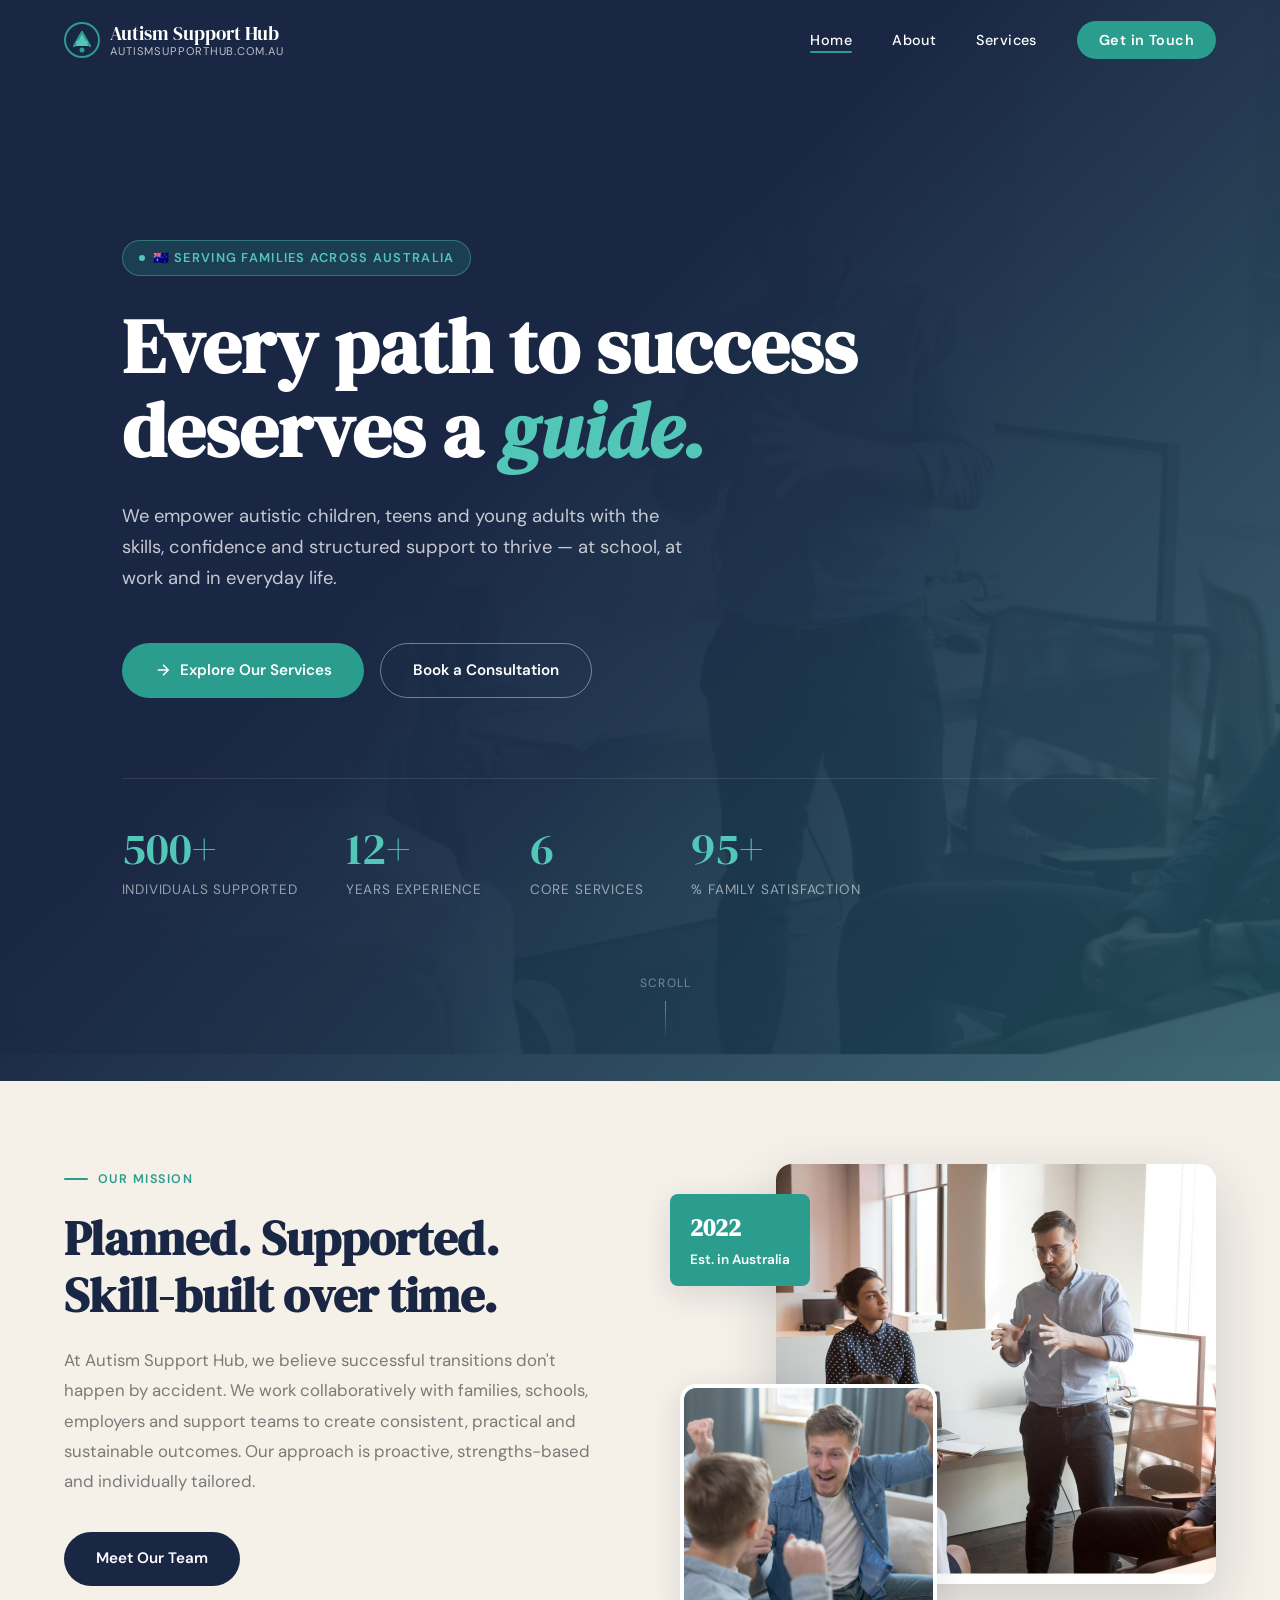
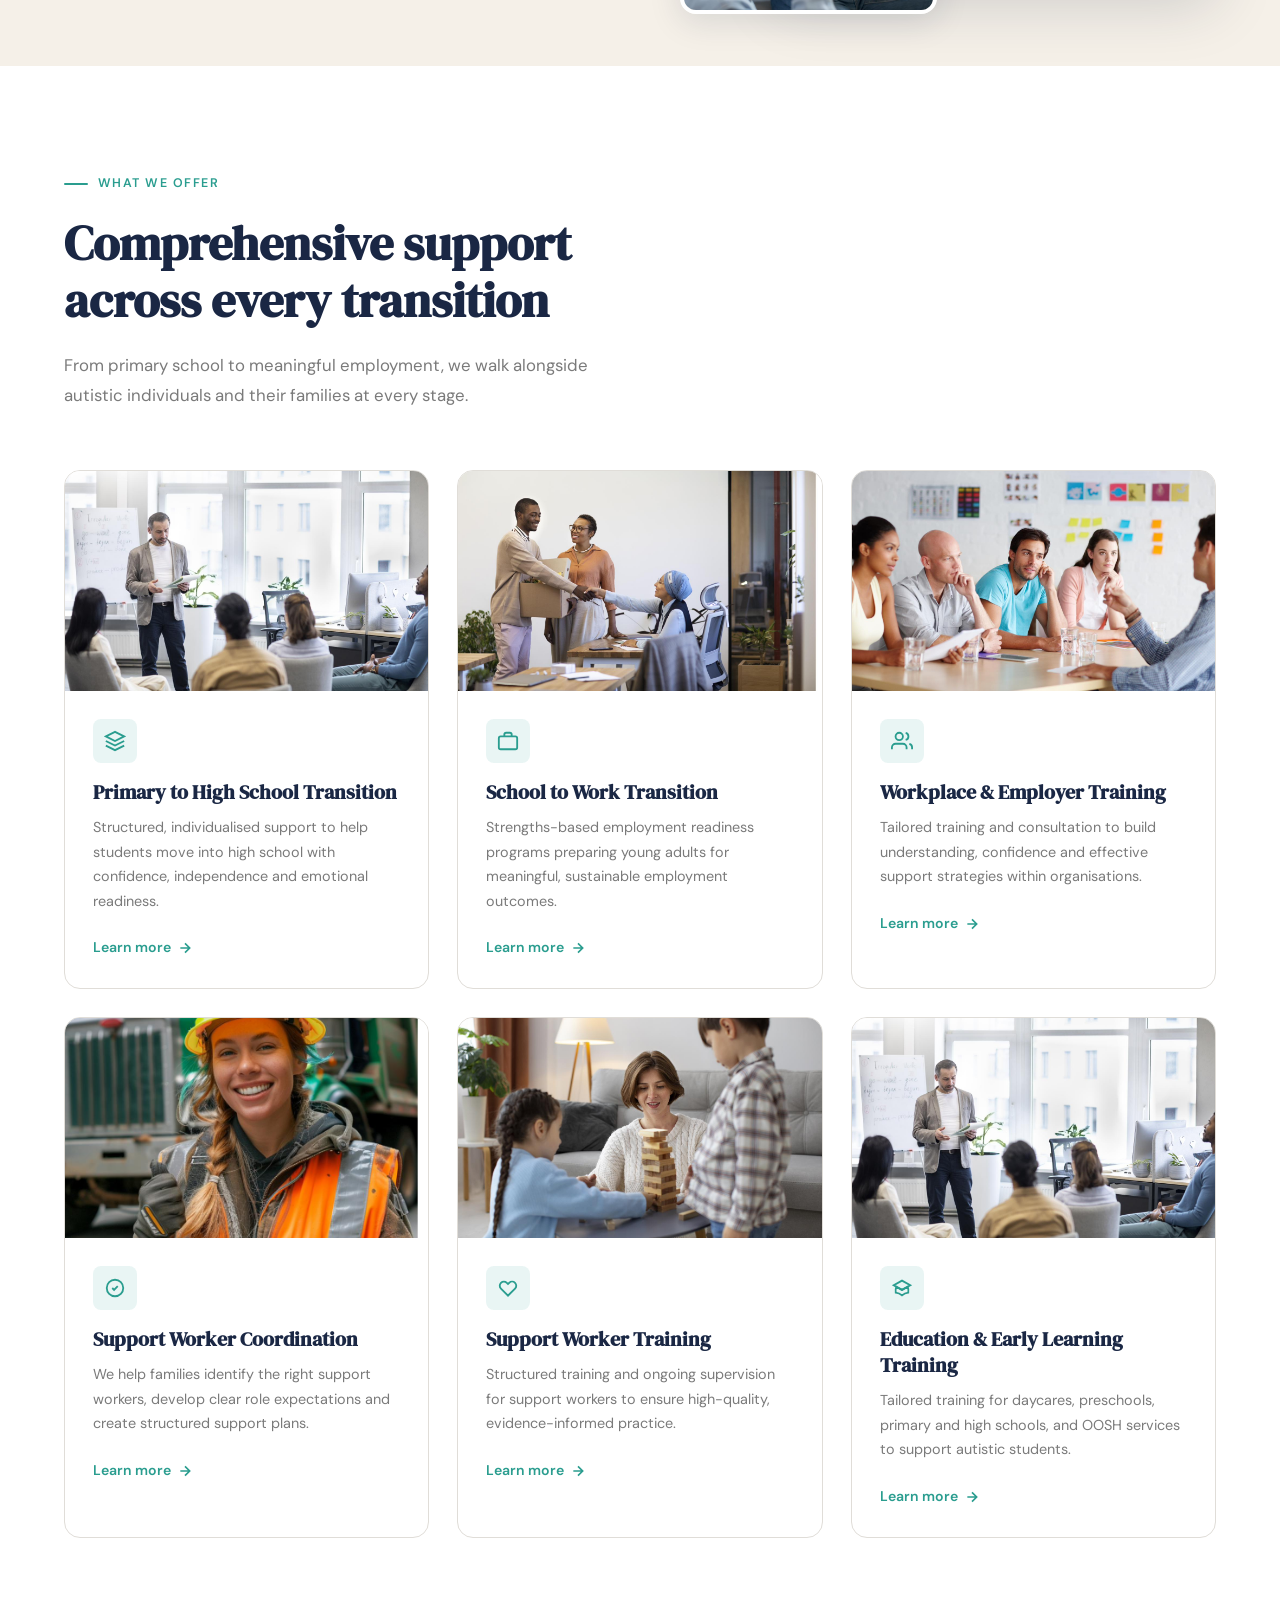
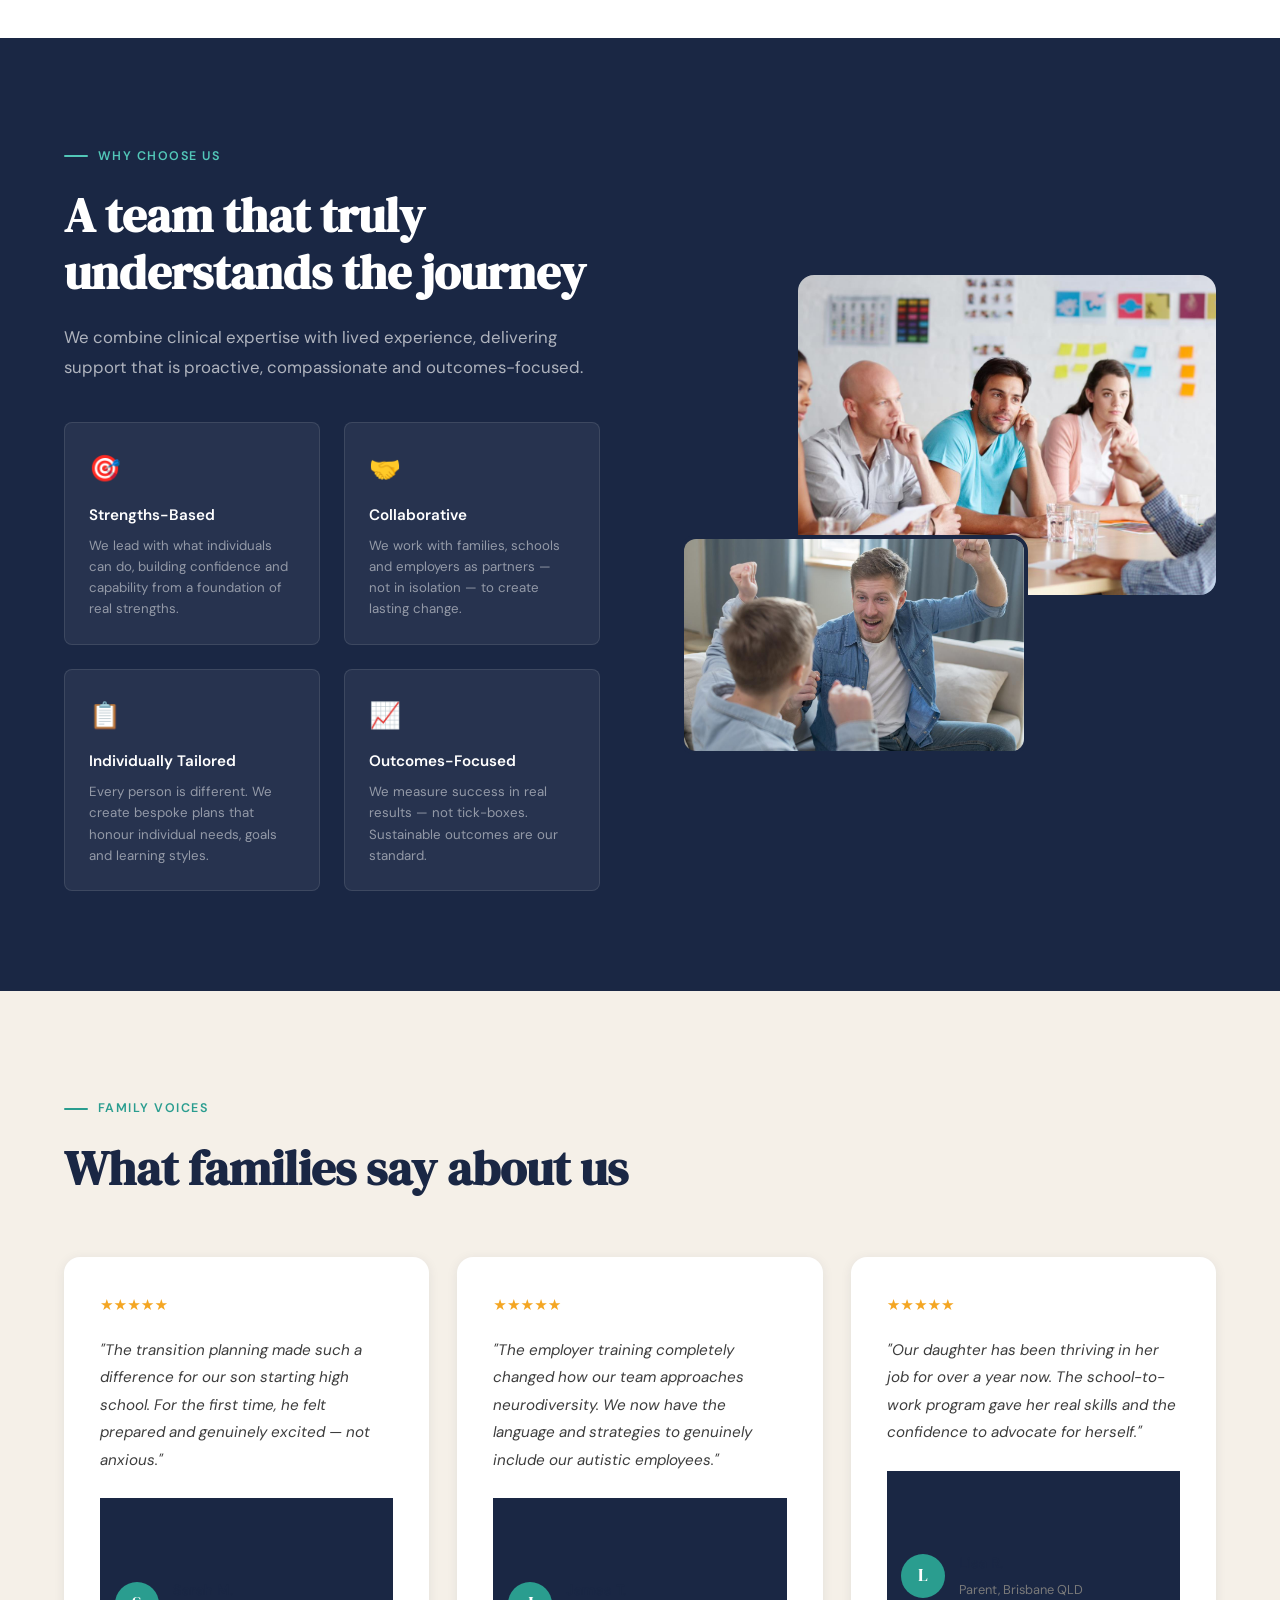
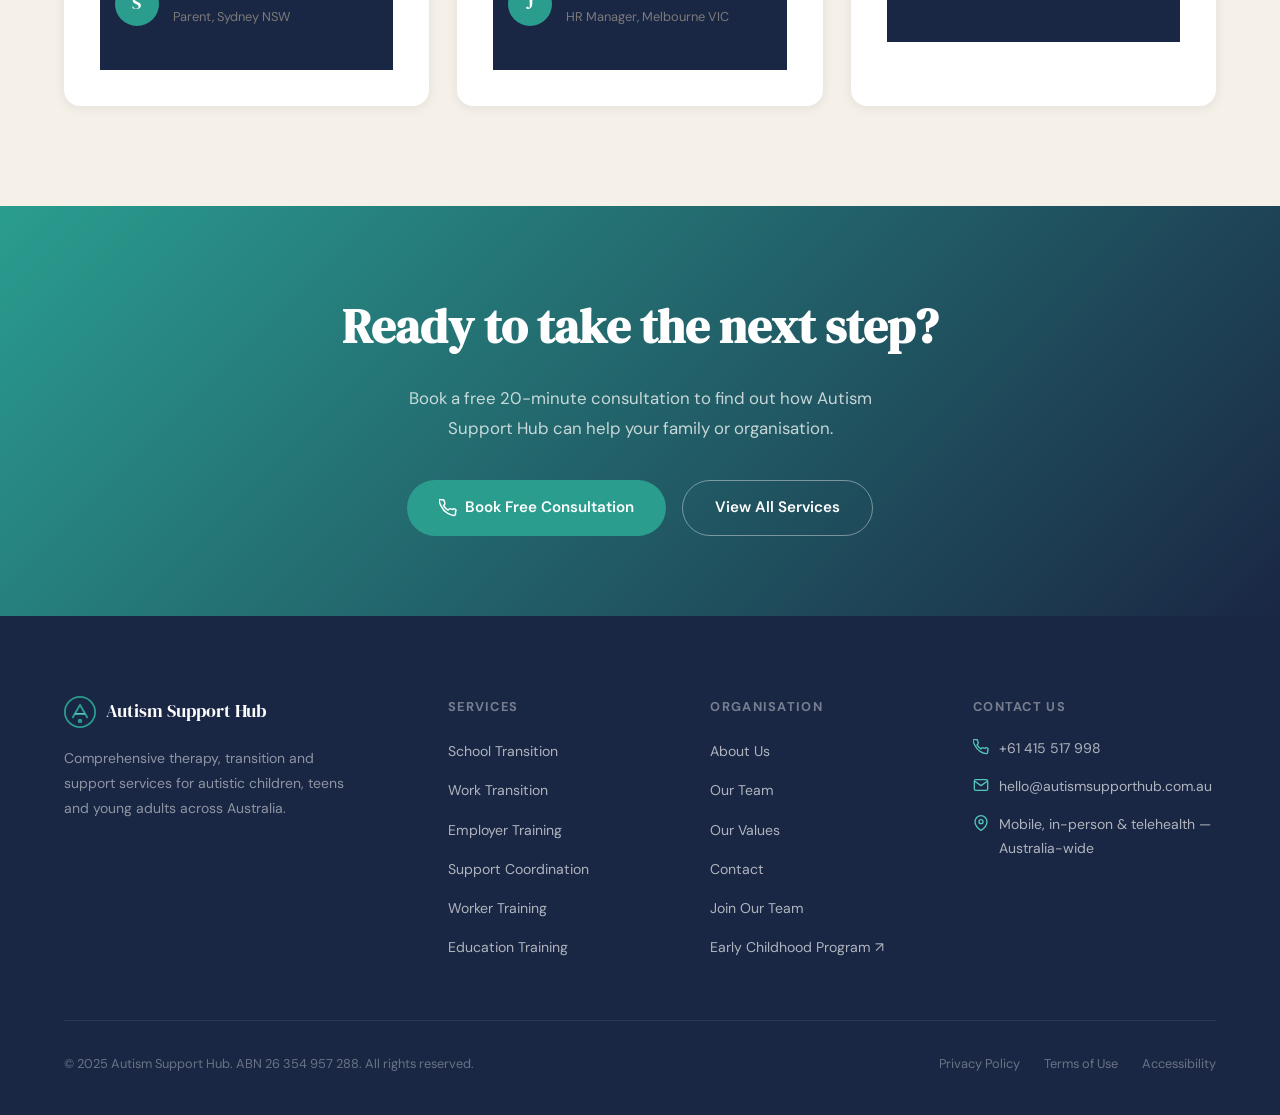
<file: index.html>
<!DOCTYPE html>
<html lang="en">
<head>
  <meta charset="UTF-8" />
  <meta name="viewport" content="width=device-width, initial-scale=1.0" />
  <meta name="description" content="Autism Support Hub — Therapy, Transition & Support Services across the lifespan for autistic children, teens and young adults in Australia." />
  <meta property="og:title" content="Autism Support Hub" />
  <meta property="og:description" content="Empowering autistic individuals with the skills, confidence and structured support they need to thrive." />
  <meta property="og:url" content="https://autismsupporthub.com.au" />
  <title>Autism Support Hub — Therapy, Transition & Support Services</title>
  <link rel="preconnect" href="https://fonts.googleapis.com" />
  <link rel="preconnect" href="https://fonts.gstatic.com" crossorigin />
  <link rel="stylesheet" href="css/styles.css" />
</head>
<body>

  <!-- Skip to main content -->
  <a class="skip-link" href="#main-content">Skip to main content</a>

  <!-- Page Transition Overlay -->
  <div id="page-transition" aria-hidden="true"></div>

  <!-- Navigation -->
  <nav class="nav dark-bg" data-dark="true" aria-label="Main navigation">
    <a class="nav-logo" href="index.html" aria-label="Autism Support Hub – Home">
      <svg viewBox="0 0 36 36" fill="none" xmlns="http://www.w3.org/2000/svg" aria-hidden="true">
        <circle cx="18" cy="18" r="17" stroke="#2a9d8f" stroke-width="2"/>
        <path d="M10 24 L18 10 L26 24" stroke="#2a9d8f" stroke-width="2.2" stroke-linecap="round" stroke-linejoin="round"/>
        <path d="M13 20 L23 20" stroke="#52c7b8" stroke-width="2" stroke-linecap="round"/>
        <circle cx="18" cy="28" r="2.5" fill="#2a9d8f"/>
      </svg>
      <span>Autism Support Hub<em>autismsupporthub.com.au</em></span>
    </a>
    <ul class="nav-links" role="list">
      <li><a href="index.html" class="active">Home</a></li>
      <li><a href="pages/about.html">About</a></li>
      <li><a href="pages/services.html">Services</a></li>
      <li><a href="pages/contact.html" class="nav-cta">Get in Touch</a></li>
    </ul>
    <button class="hamburger" aria-label="Toggle menu" aria-expanded="false" aria-controls="mobile-nav">
      <span></span><span></span><span></span>
    </button>
  </nav>

  <!-- Mobile Nav -->
  <nav class="mobile-nav" id="mobile-nav" aria-label="Mobile navigation">
    <a href="index.html">Home</a>
    <a href="pages/about.html">About</a>
    <a href="pages/services.html">Services</a>
    <a href="pages/contact.html" class="mobile-cta">Get in Touch</a>
  </nav>

  <!-- Main Content -->
  <main id="main-content" class="page-content">

    <!-- Hero -->
    <section class="hero" aria-labelledby="hero-heading">
      <div class="hero-bg" role="img" aria-label="A diverse team in discussion"></div>
      <div class="hero-gradient" aria-hidden="true"></div>
      <div class="hero-content">
        <div class="hero-tag" aria-label="Based in Australia">🇦🇺 Serving Families Across Australia</div>
        <h1 id="hero-heading">
          Every path to success<br/>
          deserves a <em>guide.</em>
        </h1>
        <p>We empower autistic children, teens and young adults with the skills, confidence and structured support to thrive — at school, at work and in everyday life.</p>
        <div class="hero-actions">
          <a href="pages/services.html" class="btn btn-primary">
            <svg width="18" height="18" fill="none" stroke="currentColor" stroke-width="2" viewBox="0 0 24 24" aria-hidden="true"><path d="M5 12h14M12 5l7 7-7 7"/></svg>
            Explore Our Services
          </a>
          <a href="pages/contact.html" class="btn btn-outline">Book a Consultation</a>
        </div>
        <div class="hero-stats" role="list" aria-label="Key statistics">
          <div class="hero-stat" role="listitem">
            <div class="num" data-count="500" aria-label="500 plus">500+</div>
            <div class="label">Individuals Supported</div>
          </div>
          <div class="hero-stat" role="listitem">
            <div class="num" data-count="12" aria-label="12 plus">12+</div>
            <div class="label">Years Experience</div>
          </div>
          <div class="hero-stat" role="listitem">
            <div class="num" data-count="6" aria-label="6">6</div>
            <div class="label">Core Services</div>
          </div>
          <div class="hero-stat" role="listitem">
            <div class="num" data-count="95" aria-label="95 percent">95+</div>
            <div class="label">% Family Satisfaction</div>
          </div>
        </div>
      </div>
      <div class="hero-scroll" role="button" tabindex="0" aria-label="Scroll down">Scroll</div>
    </section>

    <!-- Mission -->
    <section class="mission" aria-labelledby="mission-heading">
      <div class="mission-inner">
        <div class="mission-text">
          <span class="section-label reveal">Our Mission</span>
          <h2 class="section-heading reveal reveal-delay-1" id="mission-heading">
            Planned. Supported.<br/>Skill-built over time.
          </h2>
          <p class="section-sub reveal reveal-delay-2">
            At Autism Support Hub, we believe successful transitions don't happen by accident. We work collaboratively with families, schools, employers and support teams to create consistent, practical and sustainable outcomes. Our approach is proactive, strengths-based and individually tailored.
          </p>
          <div style="margin-top: 36px;" class="reveal reveal-delay-3">
            <a href="pages/about.html" class="btn btn-navy">Meet Our Team</a>
          </div>
        </div>
        <div class="mission-visual reveal reveal-delay-2" aria-hidden="true">
          <img class="mission-img-main" src="images/team-leader.jpg" alt="Team leader facilitating a training session" loading="lazy" />
          <img class="mission-img-accent" src="images/father-son.jpg" alt="A parent and child celebrating a milestone together" loading="lazy" />
          <div class="mission-badge" aria-label="Established since 2022">
            <strong>2022</strong>
            Est. in Australia
          </div>
        </div>
      </div>
    </section>

    <!-- Services Overview -->
    <section class="services" aria-labelledby="services-heading">
      <div class="section-inner">
        <span class="section-label reveal">What We Offer</span>
        <h2 class="section-heading reveal reveal-delay-1" id="services-heading">Comprehensive support<br/>across every transition</h2>
        <p class="section-sub reveal reveal-delay-2">From primary school to meaningful employment, we walk alongside autistic individuals and their families at every stage.</p>
        <div class="services-grid" role="list">

          <article class="service-card reveal" role="listitem">
            <div style="overflow:hidden">
              <img class="service-card-img" src="images/learning.jpg" alt="Students engaged in a collaborative learning session" loading="lazy" />
            </div>
            <div class="service-card-body">
              <div class="service-icon" aria-hidden="true">
                <svg fill="none" stroke="currentColor" stroke-width="2" viewBox="0 0 24 24"><path d="M12 2L2 7l10 5 10-5-10-5zM2 17l10 5 10-5M2 12l10 5 10-5"/></svg>
              </div>
              <h3>Primary to High School Transition</h3>
              <p>Structured, individualised support to help students move into high school with confidence, independence and emotional readiness.</p>
              <a class="service-link" href="pages/services.html#school-transition">Learn more
                <svg fill="none" stroke="currentColor" stroke-width="2.5" viewBox="0 0 24 24" aria-hidden="true"><path d="M5 12h14M12 5l7 7-7 7"/></svg>
              </a>
            </div>
          </article>

          <article class="service-card reveal reveal-delay-1" role="listitem">
            <div style="overflow:hidden">
              <img class="service-card-img" src="images/new-job.jpg" alt="A young person being welcomed to their new workplace" loading="lazy" />
            </div>
            <div class="service-card-body">
              <div class="service-icon" aria-hidden="true">
                <svg fill="none" stroke="currentColor" stroke-width="2" viewBox="0 0 24 24"><rect x="2" y="7" width="20" height="14" rx="2"/><path d="M16 7V5a2 2 0 00-2-2h-4a2 2 0 00-2 2v2"/></svg>
              </div>
              <h3>School to Work Transition</h3>
              <p>Strengths-based employment readiness programs preparing young adults for meaningful, sustainable employment outcomes.</p>
              <a class="service-link" href="pages/services.html#work-transition">Learn more
                <svg fill="none" stroke="currentColor" stroke-width="2.5" viewBox="0 0 24 24" aria-hidden="true"><path d="M5 12h14M12 5l7 7-7 7"/></svg>
              </a>
            </div>
          </article>

          <article class="service-card reveal reveal-delay-2" role="listitem">
            <div style="overflow:hidden">
              <img class="service-card-img" src="images/meeting.jpg" alt="Diverse professionals engaged in a collaborative workplace meeting" loading="lazy" />
            </div>
            <div class="service-card-body">
              <div class="service-icon" aria-hidden="true">
                <svg fill="none" stroke="currentColor" stroke-width="2" viewBox="0 0 24 24"><path d="M17 21v-2a4 4 0 00-4-4H5a4 4 0 00-4 4v2"/><circle cx="9" cy="7" r="4"/><path d="M23 21v-2a4 4 0 00-3-3.87M16 3.13a4 4 0 010 7.75"/></svg>
              </div>
              <h3>Workplace & Employer Training</h3>
              <p>Tailored training and consultation to build understanding, confidence and effective support strategies within organisations.</p>
              <a class="service-link" href="pages/services.html#employer-training">Learn more
                <svg fill="none" stroke="currentColor" stroke-width="2.5" viewBox="0 0 24 24" aria-hidden="true"><path d="M5 12h14M12 5l7 7-7 7"/></svg>
              </a>
            </div>
          </article>

          <article class="service-card reveal" role="listitem">
            <div style="overflow:hidden">
              <img class="service-card-img" src="images/worker-thumbsup.jpg" alt="A confident worker giving thumbs up on the job site" loading="lazy" />
            </div>
            <div class="service-card-body">
              <div class="service-icon" aria-hidden="true">
                <svg fill="none" stroke="currentColor" stroke-width="2" viewBox="0 0 24 24"><path d="M9 12l2 2 4-4m6 2a9 9 0 11-18 0 9 9 0 0118 0z"/></svg>
              </div>
              <h3>Support Worker Coordination</h3>
              <p>We help families identify the right support workers, develop clear role expectations and create structured support plans.</p>
              <a class="service-link" href="pages/services.html#support-coordination">Learn more
                <svg fill="none" stroke="currentColor" stroke-width="2.5" viewBox="0 0 24 24" aria-hidden="true"><path d="M5 12h14M12 5l7 7-7 7"/></svg>
              </a>
            </div>
          </article>

          <article class="service-card reveal reveal-delay-1" role="listitem">
            <div style="overflow:hidden">
              <img class="service-card-img" src="images/mother-kids.jpg" alt="A support worker playing and engaging with children" loading="lazy" />
            </div>
            <div class="service-card-body">
              <div class="service-icon" aria-hidden="true">
                <svg fill="none" stroke="currentColor" stroke-width="2" viewBox="0 0 24 24"><path d="M4.318 6.318a4.5 4.5 0 000 6.364L12 20.364l7.682-7.682a4.5 4.5 0 00-6.364-6.364L12 7.636l-1.318-1.318a4.5 4.5 0 00-6.364 0z"/></svg>
              </div>
              <h3>Support Worker Training</h3>
              <p>Structured training and ongoing supervision for support workers to ensure high-quality, evidence-informed practice.</p>
              <a class="service-link" href="pages/services.html#worker-training">Learn more
                <svg fill="none" stroke="currentColor" stroke-width="2.5" viewBox="0 0 24 24" aria-hidden="true"><path d="M5 12h14M12 5l7 7-7 7"/></svg>
              </a>
            </div>
          </article>

          <article class="service-card reveal reveal-delay-2" role="listitem">
            <div style="overflow:hidden">
              <img class="service-card-img" src="images/learning.jpg" alt="A training session for educators and early learning staff" loading="lazy" />
            </div>
            <div class="service-card-body">
              <div class="service-icon" aria-hidden="true">
                <svg fill="none" stroke="currentColor" stroke-width="2" viewBox="0 0 24 24"><path d="M12 14l9-5-9-5-9 5 9 5z"/><path d="M12 14l6.16-3.422a12.083 12.083 0 01.665 6.479A11.952 11.952 0 0012 20.055a11.952 11.952 0 00-6.824-2.998 12.078 12.078 0 01.665-6.479L12 14z"/></svg>
              </div>
              <h3>Education & Early Learning Training</h3>
              <p>Tailored training for daycares, preschools, primary and high schools, and OOSH services to support autistic students.</p>
              <a class="service-link" href="pages/services.html#education-training">Learn more
                <svg fill="none" stroke="currentColor" stroke-width="2.5" viewBox="0 0 24 24" aria-hidden="true"><path d="M5 12h14M12 5l7 7-7 7"/></svg>
              </a>
            </div>
          </article>

        </div>
      </div>
    </section>

    <!-- Why Us -->
    <section class="why" aria-labelledby="why-heading">
      <div class="why-inner">
        <div>
          <span class="section-label reveal">Why Choose Us</span>
          <h2 class="section-heading reveal reveal-delay-1" id="why-heading">A team that truly<br/>understands the journey</h2>
          <p class="section-sub reveal reveal-delay-2">We combine clinical expertise with lived experience, delivering support that is proactive, compassionate and outcomes-focused.</p>
          <div class="why-pillars" role="list">
            <div class="pillar reveal" role="listitem">
              <div class="pillar-icon" aria-hidden="true">🎯</div>
              <h4>Strengths-Based</h4>
              <p>We lead with what individuals can do, building confidence and capability from a foundation of real strengths.</p>
            </div>
            <div class="pillar reveal reveal-delay-1" role="listitem">
              <div class="pillar-icon" aria-hidden="true">🤝</div>
              <h4>Collaborative</h4>
              <p>We work with families, schools and employers as partners — not in isolation — to create lasting change.</p>
            </div>
            <div class="pillar reveal reveal-delay-2" role="listitem">
              <div class="pillar-icon" aria-hidden="true">📋</div>
              <h4>Individually Tailored</h4>
              <p>Every person is different. We create bespoke plans that honour individual needs, goals and learning styles.</p>
            </div>
            <div class="pillar reveal reveal-delay-3" role="listitem">
              <div class="pillar-icon" aria-hidden="true">📈</div>
              <h4>Outcomes-Focused</h4>
              <p>We measure success in real results — not tick-boxes. Sustainable outcomes are our standard.</p>
            </div>
          </div>
        </div>
        <div class="why-img-stack reveal reveal-delay-2" aria-hidden="true">
          <img class="why-img-1" src="images/meeting.jpg" alt="Professional team collaboration" loading="lazy" />
          <img class="why-img-2" src="images/father-son.jpg" alt="A joyful moment between a parent and child" loading="lazy" />
        </div>
      </div>
    </section>

    <!-- Testimonials -->
    <section class="testimonials" aria-labelledby="testimonials-heading">
      <div class="section-inner">
        <span class="section-label reveal">Family Voices</span>
        <h2 class="section-heading reveal reveal-delay-1" id="testimonials-heading">What families say about us</h2>
        <div class="testimonials-grid" role="list">

          <blockquote class="testimonial-card reveal" role="listitem">
            <div class="testimonial-stars" aria-label="5 out of 5 stars">★★★★★</div>
            <p>"The transition planning made such a difference for our son starting high school. For the first time, he felt prepared and genuinely excited — not anxious."</p>
            <footer class="testimonial-author">
              <div class="author-avatar" aria-hidden="true">S</div>
              <div class="author-info">
                <strong>Sarah M.</strong>
                <span>Parent, Sydney NSW</span>
              </div>
            </footer>
          </blockquote>

          <blockquote class="testimonial-card reveal reveal-delay-1" role="listitem">
            <div class="testimonial-stars" aria-label="5 out of 5 stars">★★★★★</div>
            <p>"The employer training completely changed how our team approaches neurodiversity. We now have the language and strategies to genuinely include our autistic employees."</p>
            <footer class="testimonial-author">
              <div class="author-avatar" aria-hidden="true">J</div>
              <div class="author-info">
                <strong>James T.</strong>
                <span>HR Manager, Melbourne VIC</span>
              </div>
            </footer>
          </blockquote>

          <blockquote class="testimonial-card reveal reveal-delay-2" role="listitem">
            <div class="testimonial-stars" aria-label="5 out of 5 stars">★★★★★</div>
            <p>"Our daughter has been thriving in her job for over a year now. The school-to-work program gave her real skills and the confidence to advocate for herself."</p>
            <footer class="testimonial-author">
              <div class="author-avatar" aria-hidden="true">L</div>
              <div class="author-info">
                <strong>Lisa R.</strong>
                <span>Parent, Brisbane QLD</span>
              </div>
            </footer>
          </blockquote>

        </div>
      </div>
    </section>

    <!-- CTA Banner -->
    <section class="cta-banner" aria-labelledby="cta-heading">
      <h2 id="cta-heading" class="reveal">Ready to take the next step?</h2>
      <p class="reveal reveal-delay-1">Book a free 20-minute consultation to find out how Autism Support Hub can help your family or organisation.</p>
      <div class="cta-banner-actions reveal reveal-delay-2">
        <a href="pages/contact.html" class="btn btn-primary">
          <svg width="18" height="18" fill="none" stroke="currentColor" stroke-width="2" viewBox="0 0 24 24" aria-hidden="true"><path d="M22 16.92v3a2 2 0 01-2.18 2 19.79 19.79 0 01-8.63-3.07A19.5 19.5 0 013.07 9.81a19.79 19.79 0 01-3.07-8.68A2 2 0 012 .84h3a2 2 0 012 1.72c.127.96.361 1.903.7 2.81a2 2 0 01-.45 2.11L6.09 8.91a16 16 0 006 6l1.27-1.27a2 2 0 012.11-.45c.907.339 1.85.573 2.81.7A2 2 0 0122 16.92z"/></svg>
          Book Free Consultation
        </a>
        <a href="pages/services.html" class="btn btn-outline">View All Services</a>
      </div>
    </section>

  </main>

  <!-- Footer -->
  <footer role="contentinfo">
    <div class="footer-inner">
      <div class="footer-grid">
        <div class="footer-brand">
          <div class="footer-logo">
            <svg viewBox="0 0 36 36" width="32" fill="none" xmlns="http://www.w3.org/2000/svg" aria-hidden="true">
              <circle cx="18" cy="18" r="17" stroke="#2a9d8f" stroke-width="2"/>
              <path d="M10 24 L18 10 L26 24" stroke="#2a9d8f" stroke-width="2.2" stroke-linecap="round" stroke-linejoin="round"/>
              <path d="M13 20 L23 20" stroke="#52c7b8" stroke-width="2" stroke-linecap="round"/>
              <circle cx="18" cy="28" r="2.5" fill="#2a9d8f"/>
            </svg>
            <span>Autism Support Hub</span>
          </div>
          <p>Comprehensive therapy, transition and support services for autistic children, teens and young adults across Australia.</p>
        </div>
        <div class="footer-col">
          <h4>Services</h4>
          <ul role="list">
            <li><a href="pages/services.html#school-transition">School Transition</a></li>
            <li><a href="pages/services.html#work-transition">Work Transition</a></li>
            <li><a href="pages/services.html#employer-training">Employer Training</a></li>
            <li><a href="pages/services.html#support-coordination">Support Coordination</a></li>
            <li><a href="pages/services.html#worker-training">Worker Training</a></li>
            <li><a href="pages/services.html#education-training">Education Training</a></li>
          </ul>
        </div>
        <div class="footer-col">
          <h4>Organisation</h4>
          <ul role="list">
            <li><a href="pages/about.html">About Us</a></li>
            <li><a href="pages/about.html#team">Our Team</a></li>
            <li><a href="pages/about.html#values">Our Values</a></li>
            <li><a href="pages/contact.html">Contact</a></li>
            <li><a href="mailto:kamanbalazs@yahoo.com.au?subject=Job%20Application">Join Our Team</a></li>
            <li><a href="https://littlekidsautismtherapy.com.au/" target="_blank" rel="noopener">Early Childhood Program ↗</a></li>
          </ul>
        </div>
        <div class="footer-col">
          <h4>Contact Us</h4>
          <div class="footer-contact-item">
            <svg fill="none" stroke="currentColor" stroke-width="2" viewBox="0 0 24 24" aria-hidden="true"><path d="M22 16.92v3a2 2 0 01-2.18 2 19.79 19.79 0 01-8.63-3.07A19.5 19.5 0 013.07 9.81a19.79 19.79 0 01-3.07-8.68A2 2 0 012 .84h3a2 2 0 012 1.72c.127.96.361 1.903.7 2.81a2 2 0 01-.45 2.11L6.09 8.91a16 16 0 006 6l1.27-1.27a2 2 0 012.11-.45c.907.339 1.85.573 2.81.7A2 2 0 0122 16.92z"/></svg>
            <span><a href="tel:+61 415 517 998" style="color:inherit">+61 415 517 998</a></span>
          </div>
          <div class="footer-contact-item">
            <svg fill="none" stroke="currentColor" stroke-width="2" viewBox="0 0 24 24" aria-hidden="true"><path d="M4 4h16c1.1 0 2 .9 2 2v12c0 1.1-.9 2-2 2H4c-1.1 0-2-.9-2-2V6c0-1.1.9-2 2-2z"/><polyline points="22,6 12,13 2,6"/></svg>
            <span><a href="mailto:hello@autismsupporthub.com.au" style="color:inherit">hello@autismsupporthub.com.au</a></span>
          </div>
          <div class="footer-contact-item">
            <svg fill="none" stroke="currentColor" stroke-width="2" viewBox="0 0 24 24" aria-hidden="true"><path d="M21 10c0 7-9 13-9 13s-9-6-9-13a9 9 0 0118 0z"/><circle cx="12" cy="10" r="3"/></svg>
            <span>Mobile, in-person &amp; telehealth — Australia-wide</span>
          </div>
        </div>
      </div>
      <div class="footer-bottom">
        <p>© 2025 Autism Support Hub. ABN 26 354 957 288. All rights reserved.</p>
        <nav class="footer-bottom-links" aria-label="Legal links">
          <a href="#">Privacy Policy</a>
          <a href="#">Terms of Use</a>
          <a href="#">Accessibility</a>
        </nav>
      </div>
    </div>
  </footer>

  <script src="js/main.js"></script>
</body>
</html>
</file>
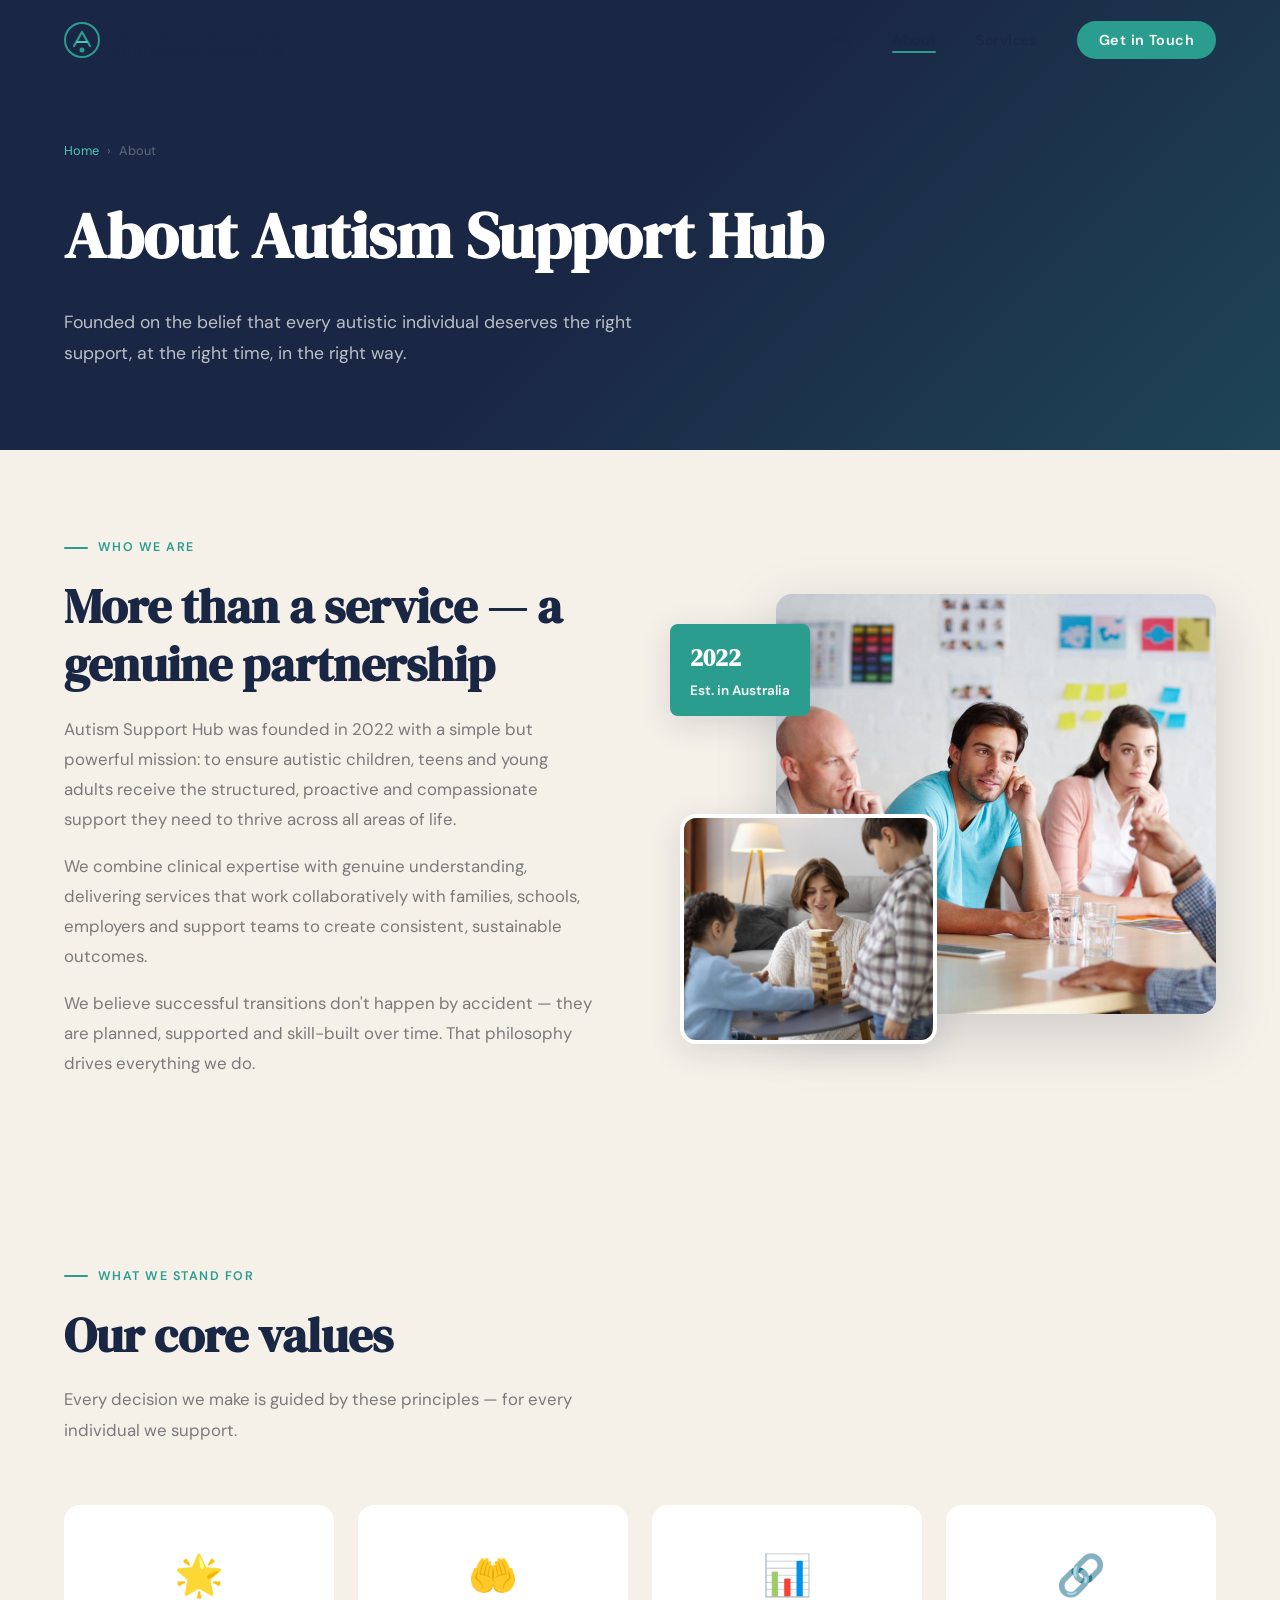
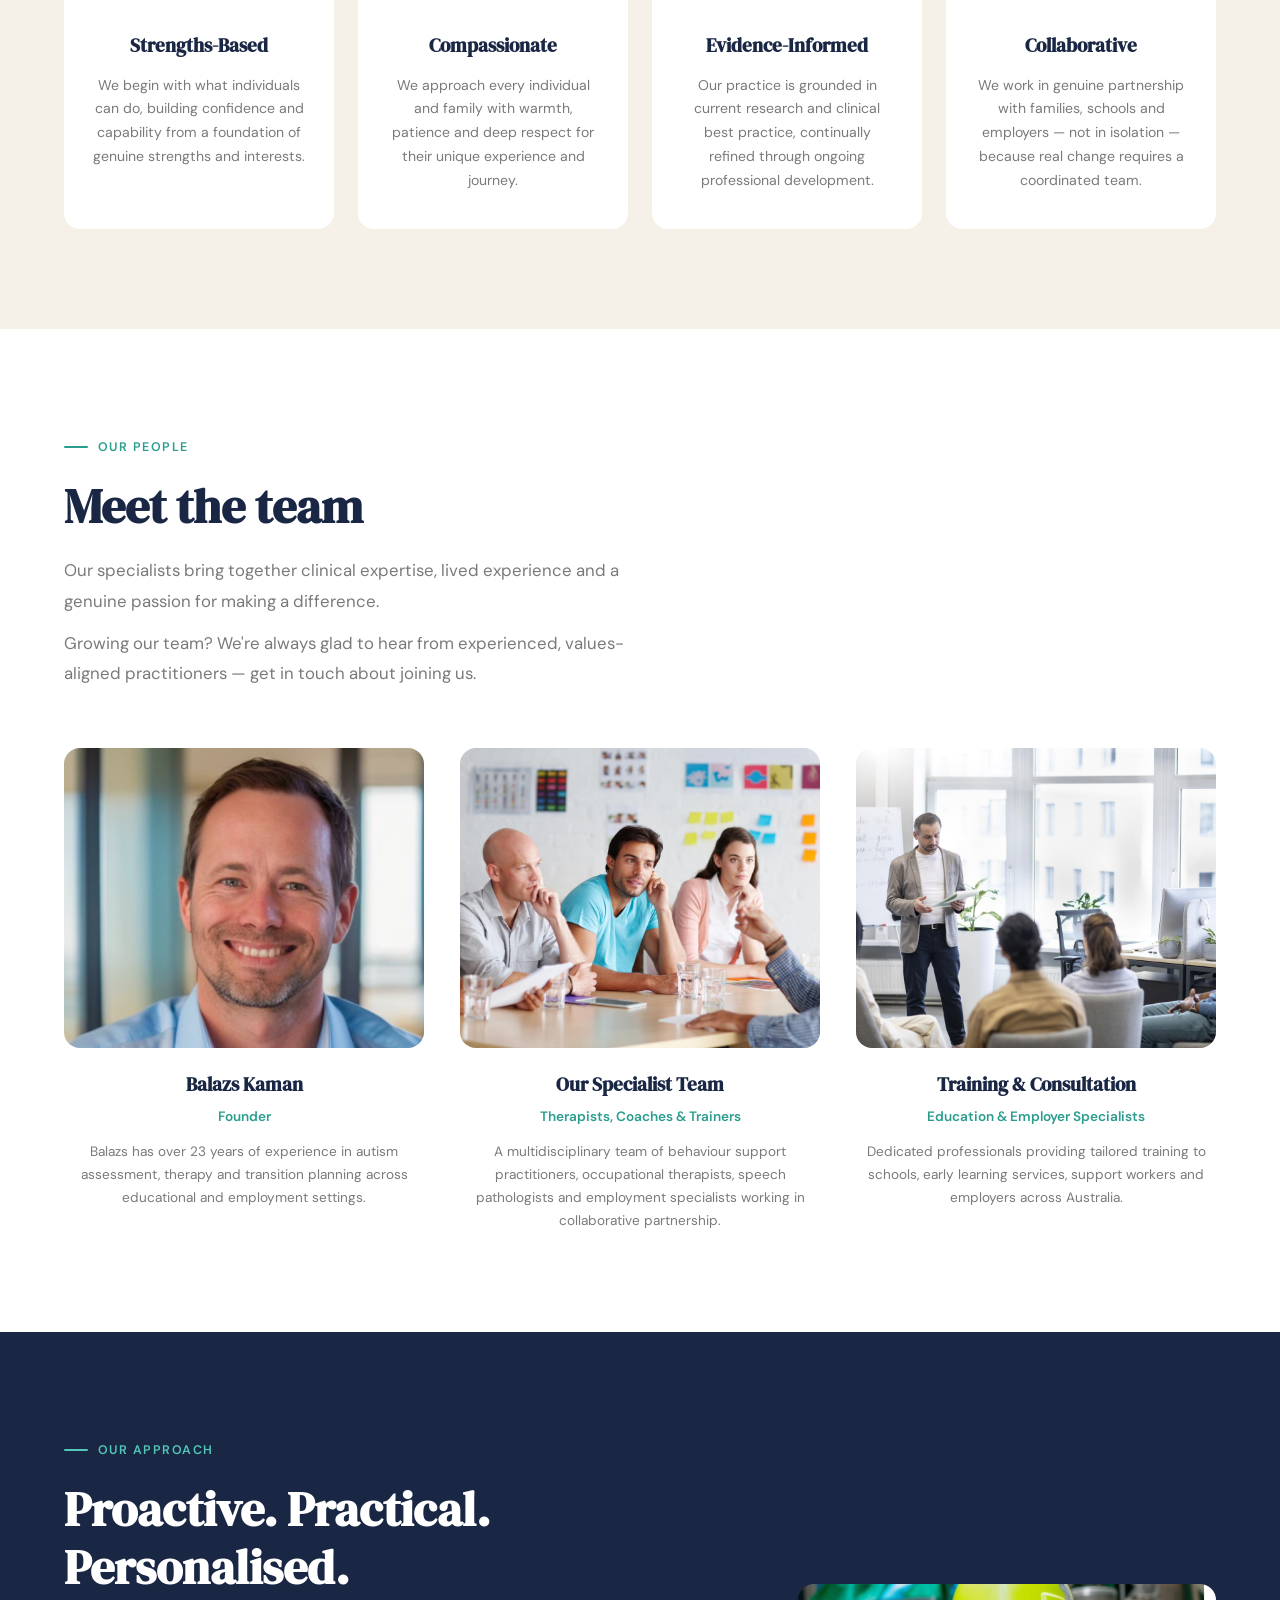
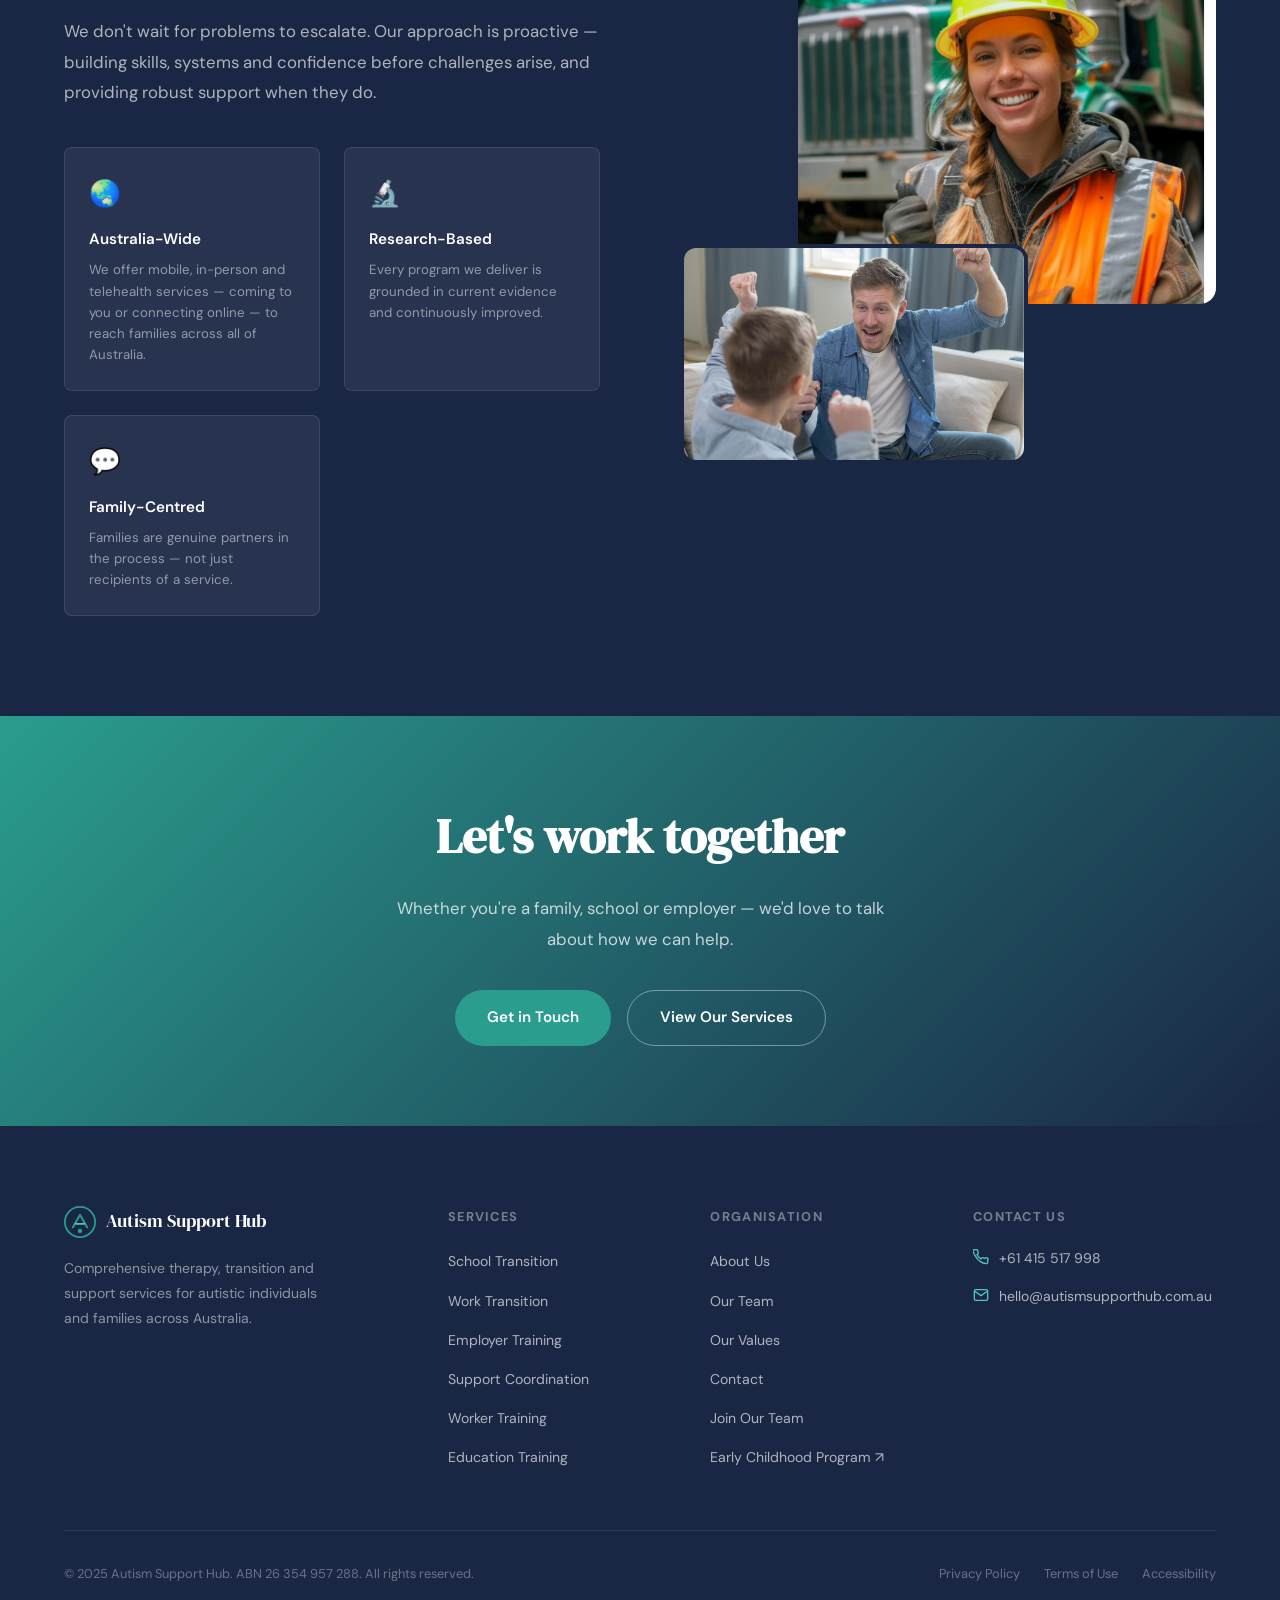
<file: about.html>
<!DOCTYPE html>
<html lang="en">
<head>
  <meta charset="UTF-8" />
  <meta name="viewport" content="width=device-width, initial-scale=1.0" />
  <meta name="description" content="About Autism Support Hub — our mission, values and team of specialists dedicated to empowering autistic individuals across Australia." />
  <title>About Us — Autism Support Hub</title>
  <link rel="preconnect" href="https://fonts.googleapis.com" />
  <link rel="preconnect" href="https://fonts.gstatic.com" crossorigin />
  <link rel="stylesheet" href="../css/styles.css" />
</head>
<body>

  <a class="skip-link" href="#main-content">Skip to main content</a>
  <div id="page-transition" aria-hidden="true"></div>

  <nav class="nav" aria-label="Main navigation">
    <a class="nav-logo" href="../index.html" aria-label="Autism Support Hub – Home">
      <svg viewBox="0 0 36 36" fill="none" xmlns="http://www.w3.org/2000/svg" aria-hidden="true">
        <circle cx="18" cy="18" r="17" stroke="#2a9d8f" stroke-width="2"/>
        <path d="M10 24 L18 10 L26 24" stroke="#2a9d8f" stroke-width="2.2" stroke-linecap="round" stroke-linejoin="round"/>
        <path d="M13 20 L23 20" stroke="#52c7b8" stroke-width="2" stroke-linecap="round"/>
        <circle cx="18" cy="28" r="2.5" fill="#2a9d8f"/>
      </svg>
      <span>Autism Support Hub<em>autismsupporthub.com.au</em></span>
    </a>
    <ul class="nav-links" role="list">
      <li><a href="../index.html">Home</a></li>
      <li><a href="about.html" class="active">About</a></li>
      <li><a href="services.html">Services</a></li>
      <li><a href="contact.html" class="nav-cta">Get in Touch</a></li>
    </ul>
    <button class="hamburger" aria-label="Toggle menu" aria-expanded="false" aria-controls="mobile-nav">
      <span></span><span></span><span></span>
    </button>
  </nav>

  <nav class="mobile-nav" id="mobile-nav" aria-label="Mobile navigation">
    <a href="../index.html">Home</a>
    <a href="about.html">About</a>
    <a href="services.html">Services</a>
    <a href="contact.html" class="mobile-cta">Get in Touch</a>
  </nav>

  <main id="main-content" class="page-content">

    <header class="page-header" aria-labelledby="page-title">
      <div class="page-header-inner">
        <nav class="breadcrumb" aria-label="Breadcrumb">
          <a href="../index.html">Home</a>
          <span aria-hidden="true">›</span>
          <span aria-current="page">About</span>
        </nav>
        <h1 id="page-title">About Autism Support Hub</h1>
        <p>Founded on the belief that every autistic individual deserves the right support, at the right time, in the right way.</p>
      </div>
    </header>

    <!-- Mission Section -->
    <section class="mission" aria-labelledby="mission-heading">
      <div class="mission-inner">
        <div class="mission-text">
          <span class="section-label reveal">Who We Are</span>
          <h2 class="section-heading reveal reveal-delay-1" id="mission-heading">More than a service — a genuine partnership</h2>
          <p class="section-sub reveal reveal-delay-2">
            Autism Support Hub was founded in 2022 with a simple but powerful mission: to ensure autistic children, teens and young adults receive the structured, proactive and compassionate support they need to thrive across all areas of life.
          </p>
          <p class="section-sub reveal reveal-delay-2" style="margin-top:16px">
            We combine clinical expertise with genuine understanding, delivering services that work collaboratively with families, schools, employers and support teams to create consistent, sustainable outcomes.
          </p>
          <p class="section-sub reveal reveal-delay-3" style="margin-top:16px">
            We believe successful transitions don't happen by accident — they are planned, supported and skill-built over time. That philosophy drives everything we do.
          </p>
        </div>
        <div class="mission-visual reveal reveal-delay-2" aria-hidden="true">
          <img class="mission-img-main" src="../images/meeting.jpg" alt="Team collaborating in a professional meeting" loading="lazy" />
          <img class="mission-img-accent" src="../images/mother-kids.jpg" alt="Support worker engaging warmly with children" loading="lazy" />
          <div class="mission-badge" aria-label="Established since 2022">
            <strong>2022</strong>
            Est. in Australia
          </div>
        </div>
      </div>
    </section>

    <!-- Values -->
    <section class="about-values" id="values" aria-labelledby="values-heading">
      <div class="section-inner">
        <span class="section-label reveal">What We Stand For</span>
        <h2 class="section-heading reveal reveal-delay-1" id="values-heading">Our core values</h2>
        <p class="section-sub reveal reveal-delay-2">Every decision we make is guided by these principles — for every individual we support.</p>
        <div class="values-grid" role="list">
          <div class="value-card reveal" role="listitem">
            <div class="value-icon" aria-hidden="true">🌟</div>
            <h3>Strengths-Based</h3>
            <p>We begin with what individuals can do, building confidence and capability from a foundation of genuine strengths and interests.</p>
          </div>
          <div class="value-card reveal reveal-delay-1" role="listitem">
            <div class="value-icon" aria-hidden="true">🤲</div>
            <h3>Compassionate</h3>
            <p>We approach every individual and family with warmth, patience and deep respect for their unique experience and journey.</p>
          </div>
          <div class="value-card reveal reveal-delay-2" role="listitem">
            <div class="value-icon" aria-hidden="true">📊</div>
            <h3>Evidence-Informed</h3>
            <p>Our practice is grounded in current research and clinical best practice, continually refined through ongoing professional development.</p>
          </div>
          <div class="value-card reveal reveal-delay-3" role="listitem">
            <div class="value-icon" aria-hidden="true">🔗</div>
            <h3>Collaborative</h3>
            <p>We work in genuine partnership with families, schools and employers — not in isolation — because real change requires a coordinated team.</p>
          </div>
        </div>
      </div>
    </section>

    <!-- Team -->
    <section class="about-team" id="team" aria-labelledby="team-heading">
      <div class="section-inner">
        <span class="section-label reveal">Our People</span>
        <h2 class="section-heading reveal reveal-delay-1" id="team-heading">Meet the team</h2>
        <p class="section-sub reveal reveal-delay-2">Our specialists bring together clinical expertise, lived experience and a genuine passion for making a difference.</p>
        <p class="section-sub reveal" style="margin-top:12px">Growing our team? We're always glad to hear from experienced, values-aligned practitioners — <a href="mailto:kamanbalazs@yahoo.com.au?subject=Job%20Application">get in touch about joining us</a>.</p>
        <div class="team-grid" role="list">
          <article class="team-card reveal" role="listitem">
            <img class="team-card-img" src="../balaz_kaman-mszytiac-kv81.jpg" alt="Team leader speaking to colleagues in a professional setting" loading="lazy" />
            <h3>Balazs Kaman</h3>
            <p class="role">Founder</p>
            <p>Balazs has over 23 years of experience in autism assessment, therapy and transition planning across educational and employment settings.</p>
          </article>
          <article class="team-card reveal reveal-delay-1" role="listitem">
            <img class="team-card-img" src="../images/meeting.jpg" alt="Specialists collaborating at a team planning session" loading="lazy" />
            <h3>Our Specialist Team</h3>
            <p class="role">Therapists, Coaches & Trainers</p>
            <p>A multidisciplinary team of behaviour support practitioners, occupational therapists, speech pathologists and employment specialists working in collaborative partnership.</p>
          </article>
          <article class="team-card reveal reveal-delay-2" role="listitem">
            <img class="team-card-img" src="../images/learning.jpg" alt="Training and professional development session in progress" loading="lazy" />
            <h3>Training & Consultation</h3>
            <p class="role">Education & Employer Specialists</p>
            <p>Dedicated professionals providing tailored training to schools, early learning services, support workers and employers across Australia.</p>
          </article>
        </div>
      </div>
    </section>

    <!-- Why Strip -->
    <section class="why" aria-labelledby="approach-heading">
      <div class="why-inner">
        <div>
          <span class="section-label reveal">Our Approach</span>
          <h2 class="section-heading reveal reveal-delay-1" id="approach-heading">Proactive. Practical.<br/>Personalised.</h2>
          <p class="section-sub reveal reveal-delay-2">We don't wait for problems to escalate. Our approach is proactive — building skills, systems and confidence before challenges arise, and providing robust support when they do.</p>
          <div class="why-pillars" role="list">
            <div class="pillar reveal reveal-delay-1" role="listitem">
              <div class="pillar-icon" aria-hidden="true">🌏</div>
              <h4>Australia-Wide</h4>
              <p>We offer mobile, in-person and telehealth services — coming to you or connecting online — to reach families across all of Australia.</p>
            </div>
            <div class="pillar reveal reveal-delay-2" role="listitem">
              <div class="pillar-icon" aria-hidden="true">🔬</div>
              <h4>Research-Based</h4>
              <p>Every program we deliver is grounded in current evidence and continuously improved.</p>
            </div>
            <div class="pillar reveal reveal-delay-3" role="listitem">
              <div class="pillar-icon" aria-hidden="true">💬</div>
              <h4>Family-Centred</h4>
              <p>Families are genuine partners in the process — not just recipients of a service.</p>
            </div>
          </div>
        </div>
        <div class="why-img-stack reveal reveal-delay-2" aria-hidden="true">
          <img class="why-img-1" src="../images/worker-thumbsup.jpg" alt="Confident professional at work" loading="lazy" />
          <img class="why-img-2" src="../images/father-son.jpg" alt="A joyful family moment" loading="lazy" />
        </div>
      </div>
    </section>

    <!-- CTA -->
    <section class="cta-banner" aria-labelledby="about-cta">
      <h2 id="about-cta" class="reveal">Let's work together</h2>
      <p class="reveal reveal-delay-1">Whether you're a family, school or employer — we'd love to talk about how we can help.</p>
      <div class="cta-banner-actions reveal reveal-delay-2">
        <a href="contact.html" class="btn btn-primary">Get in Touch</a>
        <a href="services.html" class="btn btn-outline">View Our Services</a>
      </div>
    </section>

  </main>

  <footer role="contentinfo">
    <div class="footer-inner">
      <div class="footer-grid">
        <div class="footer-brand">
          <div class="footer-logo">
            <svg viewBox="0 0 36 36" width="32" fill="none" xmlns="http://www.w3.org/2000/svg" aria-hidden="true">
              <circle cx="18" cy="18" r="17" stroke="#2a9d8f" stroke-width="2"/>
              <path d="M10 24 L18 10 L26 24" stroke="#2a9d8f" stroke-width="2.2" stroke-linecap="round" stroke-linejoin="round"/>
              <path d="M13 20 L23 20" stroke="#52c7b8" stroke-width="2" stroke-linecap="round"/>
              <circle cx="18" cy="28" r="2.5" fill="#2a9d8f"/>
            </svg>
            <span>Autism Support Hub</span>
          </div>
          <p>Comprehensive therapy, transition and support services for autistic individuals and families across Australia.</p>
        </div>
        <div class="footer-col">
          <h4>Services</h4>
          <ul role="list">
            <li><a href="services.html#school-transition">School Transition</a></li>
            <li><a href="services.html#work-transition">Work Transition</a></li>
            <li><a href="services.html#employer-training">Employer Training</a></li>
            <li><a href="services.html#support-coordination">Support Coordination</a></li>
            <li><a href="services.html#worker-training">Worker Training</a></li>
            <li><a href="services.html#education-training">Education Training</a></li>
          </ul>
        </div>
        <div class="footer-col">
          <h4>Organisation</h4>
          <ul role="list">
            <li><a href="about.html">About Us</a></li>
            <li><a href="about.html#team">Our Team</a></li>
            <li><a href="about.html#values">Our Values</a></li>
            <li><a href="contact.html">Contact</a></li>
            <li><a href="mailto:kamanbalazs@yahoo.com.au?subject=Job%20Application">Join Our Team</a></li>
            <li><a href="https://littlekidsautismtherapy.com.au/" target="_blank" rel="noopener">Early Childhood Program ↗</a></li>
          </ul>
        </div>
        <div class="footer-col">
          <h4>Contact Us</h4>
          <div class="footer-contact-item">
            <svg fill="none" stroke="currentColor" stroke-width="2" viewBox="0 0 24 24" aria-hidden="true"><path d="M22 16.92v3a2 2 0 01-2.18 2 19.79 19.79 0 01-8.63-3.07A19.5 19.5 0 013.07 9.81a19.79 19.79 0 01-3.07-8.68A2 2 0 012 .84h3a2 2 0 012 1.72c.127.96.361 1.903.7 2.81a2 2 0 01-.45 2.11L6.09 8.91a16 16 0 006 6l1.27-1.27a2 2 0 012.11-.45c.907.339 1.85.573 2.81.7A2 2 0 0122 16.92z"/></svg>
            <span><a href="tel:+61415517998" style="color:inherit">+61 415 517 998</a></span>
          </div>
          <div class="footer-contact-item">
            <svg fill="none" stroke="currentColor" stroke-width="2" viewBox="0 0 24 24" aria-hidden="true"><path d="M4 4h16c1.1 0 2 .9 2 2v12c0 1.1-.9 2-2 2H4c-1.1 0-2-.9-2-2V6c0-1.1.9-2 2-2z"/><polyline points="22,6 12,13 2,6"/></svg>
            <span><a href="mailto:hello@autismsupporthub.com.au" style="color:inherit">hello@autismsupporthub.com.au</a></span>
          </div>
        </div>
      </div>
      <div class="footer-bottom">
        <p>© 2025 Autism Support Hub. ABN 26 354 957 288. All rights reserved.</p>
        <nav class="footer-bottom-links" aria-label="Legal links">
          <a href="#">Privacy Policy</a>
          <a href="#">Terms of Use</a>
          <a href="#">Accessibility</a>
        </nav>
      </div>
    </div>
  </footer>

  <script src="../js/main.js"></script>
</body>
</html>
</file>
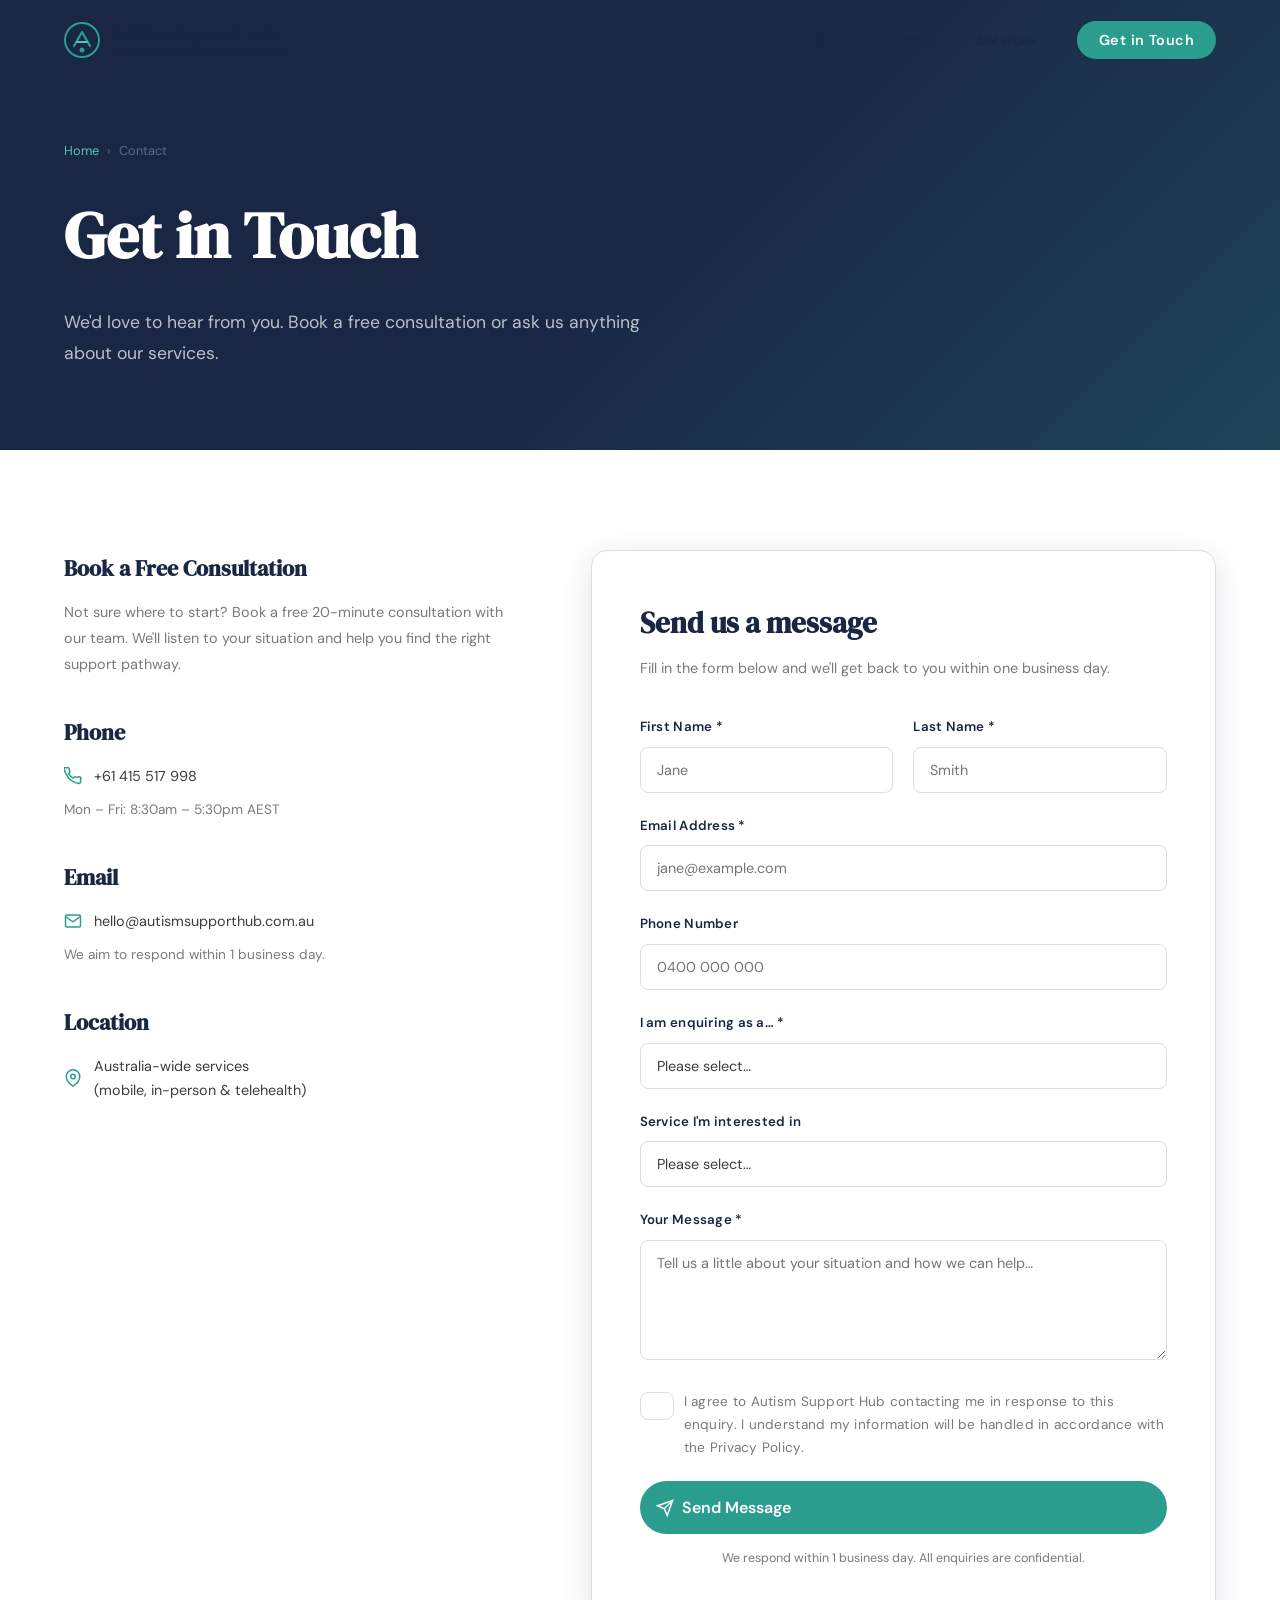
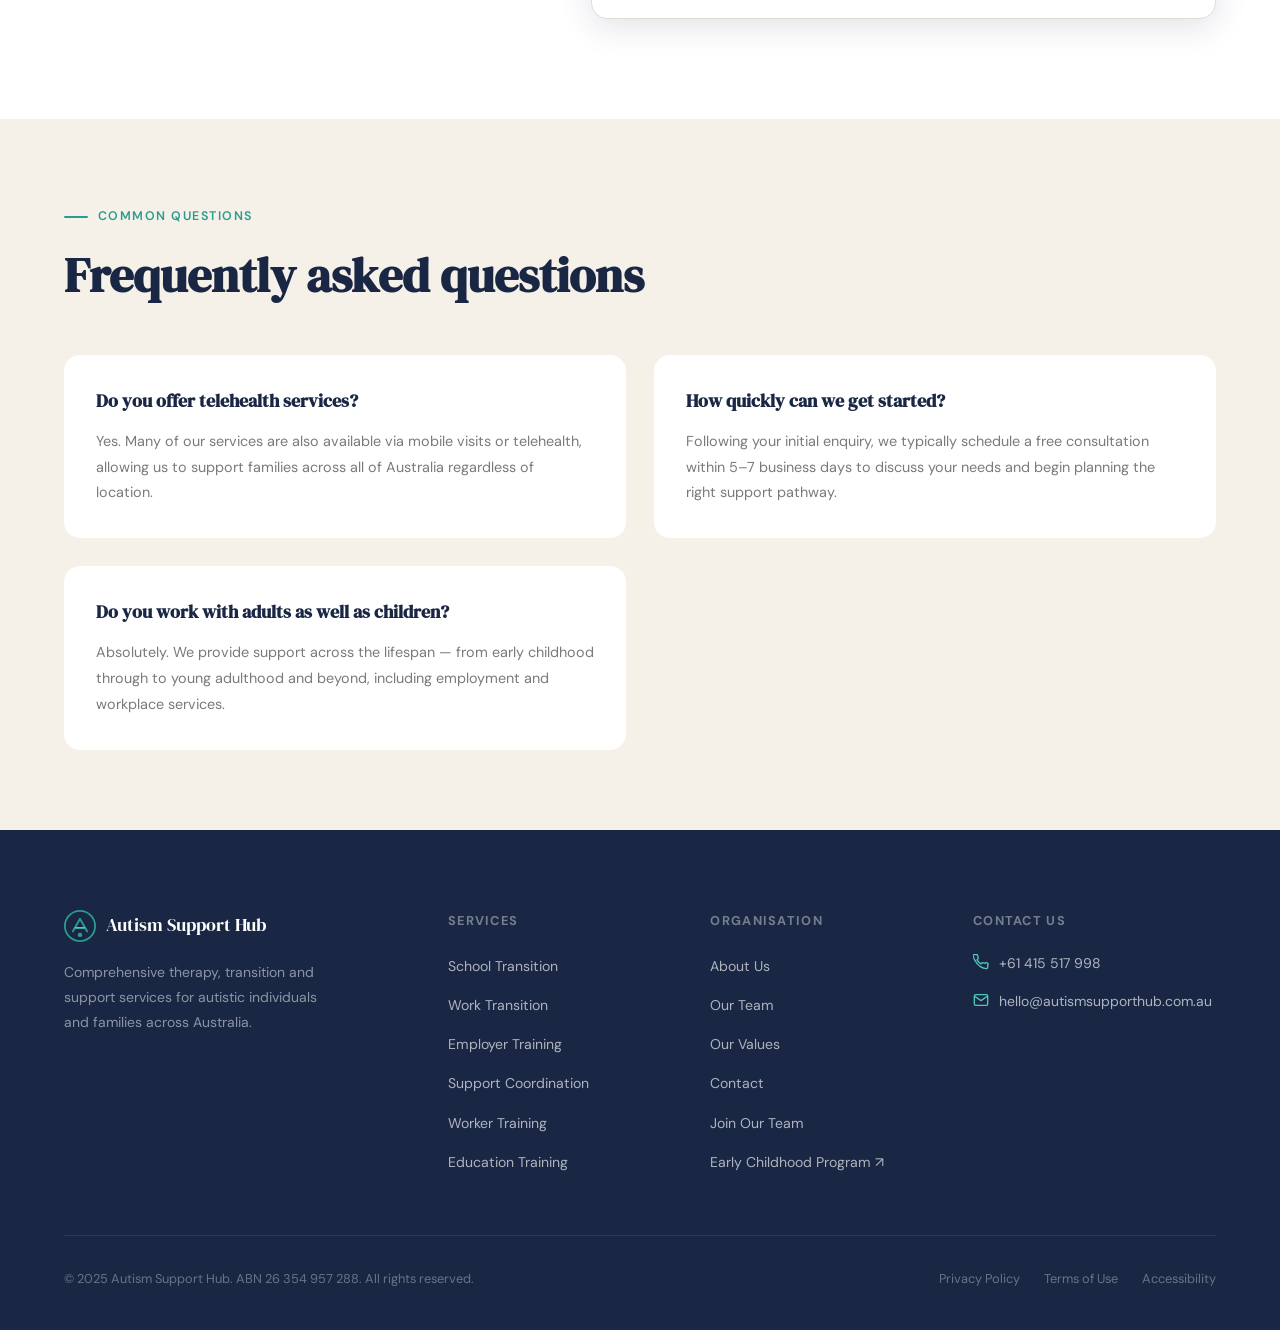
<file: contact.html>
<!DOCTYPE html>
<html lang="en">
<head>
  <meta charset="UTF-8" />
  <meta name="viewport" content="width=device-width, initial-scale=1.0" />
  <meta name="description" content="Contact Autism Support Hub — book a free consultation, ask a question or enquire about our services for families, schools and employers." />
  <title>Contact Us — Autism Support Hub</title>
  <link rel="preconnect" href="https://fonts.googleapis.com" />
  <link rel="preconnect" href="https://fonts.gstatic.com" crossorigin />
  <link rel="stylesheet" href="../css/styles.css" />
</head>
<body>

  <a class="skip-link" href="#main-content">Skip to main content</a>
  <div id="page-transition" aria-hidden="true"></div>

  <nav class="nav" aria-label="Main navigation">
    <a class="nav-logo" href="../index.html" aria-label="Autism Support Hub – Home">
      <svg viewBox="0 0 36 36" fill="none" xmlns="http://www.w3.org/2000/svg" aria-hidden="true">
        <circle cx="18" cy="18" r="17" stroke="#2a9d8f" stroke-width="2"/>
        <path d="M10 24 L18 10 L26 24" stroke="#2a9d8f" stroke-width="2.2" stroke-linecap="round" stroke-linejoin="round"/>
        <path d="M13 20 L23 20" stroke="#52c7b8" stroke-width="2" stroke-linecap="round"/>
        <circle cx="18" cy="28" r="2.5" fill="#2a9d8f"/>
      </svg>
      <span>Autism Support Hub<em>autismsupporthub.com.au</em></span>
    </a>
    <ul class="nav-links" role="list">
      <li><a href="../index.html">Home</a></li>
      <li><a href="about.html">About</a></li>
      <li><a href="services.html">Services</a></li>
      <li><a href="contact.html" class="nav-cta active">Get in Touch</a></li>
    </ul>
    <button class="hamburger" aria-label="Toggle menu" aria-expanded="false" aria-controls="mobile-nav">
      <span></span><span></span><span></span>
    </button>
  </nav>

  <nav class="mobile-nav" id="mobile-nav" aria-label="Mobile navigation">
    <a href="../index.html">Home</a>
    <a href="about.html">About</a>
    <a href="services.html">Services</a>
    <a href="contact.html" class="mobile-cta">Get in Touch</a>
  </nav>

  <main id="main-content" class="page-content">

    <header class="page-header" aria-labelledby="page-title">
      <div class="page-header-inner">
        <nav class="breadcrumb" aria-label="Breadcrumb">
          <a href="../index.html">Home</a>
          <span aria-hidden="true">›</span>
          <span aria-current="page">Contact</span>
        </nav>
        <h1 id="page-title">Get in Touch</h1>
        <p>We'd love to hear from you. Book a free consultation or ask us anything about our services.</p>
      </div>
    </header>

    <!-- Contact Section -->
    <section class="contact-section" aria-labelledby="contact-form-heading">
      <div class="contact-inner">

        <!-- Info Column -->
        <aside aria-label="Contact information">
          <div class="contact-info-block reveal">
            <h3>Book a Free Consultation</h3>
            <p>Not sure where to start? Book a free 20-minute consultation with our team. We'll listen to your situation and help you find the right support pathway.</p>
          </div>

          <div class="contact-info-block reveal reveal-delay-1">
            <h3>Phone</h3>
            <div class="contact-detail">
              <svg fill="none" stroke="currentColor" stroke-width="2" viewBox="0 0 24 24" aria-hidden="true"><path d="M22 16.92v3a2 2 0 01-2.18 2 19.79 19.79 0 01-8.63-3.07A19.5 19.5 0 013.07 9.81a19.79 19.79 0 01-3.07-8.68A2 2 0 012 .84h3a2 2 0 012 1.72c.127.96.361 1.903.7 2.81a2 2 0 01-.45 2.11L6.09 8.91a16 16 0 006 6l1.27-1.27a2 2 0 012.11-.45c.907.339 1.85.573 2.81.7A2 2 0 0122 16.92z"/></svg>
              <a href="tel:+61415517998">+61 415 517 998</a>
            </div>
            <p style="margin-top:10px; font-size:0.85rem; color:#7a7a7a;">Mon – Fri: 8:30am – 5:30pm AEST</p>
          </div>

          <div class="contact-info-block reveal reveal-delay-2">
            <h3>Email</h3>
            <div class="contact-detail">
              <svg fill="none" stroke="currentColor" stroke-width="2" viewBox="0 0 24 24" aria-hidden="true"><path d="M4 4h16c1.1 0 2 .9 2 2v12c0 1.1-.9 2-2 2H4c-1.1 0-2-.9-2-2V6c0-1.1.9-2 2-2z"/><polyline points="22,6 12,13 2,6"/></svg>
              <a href="mailto:hello@autismsupporthub.com.au">hello@autismsupporthub.com.au</a>
            </div>
            <p style="margin-top:10px; font-size:0.85rem; color:#7a7a7a;">We aim to respond within 1 business day.</p>
          </div>

          <div class="contact-info-block reveal reveal-delay-3">
            <h3>Location</h3>
            <div class="contact-detail">
              <svg fill="none" stroke="currentColor" stroke-width="2" viewBox="0 0 24 24" aria-hidden="true"><path d="M21 10c0 7-9 13-9 13s-9-6-9-13a9 9 0 0118 0z"/><circle cx="12" cy="10" r="3"/></svg>
              <span>Australia-wide services<br/>(mobile, in-person &amp; telehealth)</span>
            </div>
          </div>

        </aside>

        <!-- Form Column -->
        <div>
          <div class="contact-form-card reveal reveal-delay-1">
            <h2 id="contact-form-heading">Send us a message</h2>
            <p class="subtitle">Fill in the form below and we'll get back to you within one business day.</p>

            <form id="contact-form" action="https://formspree.io/f/xppakapo" method="POST" novalidate aria-label="Contact enquiry form">
              <input type="hidden" name="_subject" value="New enquiry — Autism Support Hub website" />
              <div class="form-row">
                <div class="form-group">
                  <label for="first-name">First Name <span aria-label="required">*</span></label>
                  <input type="text" id="first-name" name="first-name" placeholder="Jane" required autocomplete="given-name" />
                </div>
                <div class="form-group">
                  <label for="last-name">Last Name <span aria-label="required">*</span></label>
                  <input type="text" id="last-name" name="last-name" placeholder="Smith" required autocomplete="family-name" />
                </div>
              </div>

              <div class="form-group">
                <label for="email">Email Address <span aria-label="required">*</span></label>
                <input type="email" id="email" name="email" placeholder="jane@example.com" required autocomplete="email" />
              </div>

              <div class="form-group">
                <label for="phone">Phone Number</label>
                <input type="tel" id="phone" name="phone" placeholder="0400 000 000" autocomplete="tel" />
              </div>

              <div class="form-group">
                <label for="enquiry-type">I am enquiring as a… <span aria-label="required">*</span></label>
                <select id="enquiry-type" name="enquiry-type" required>
                  <option value="" disabled selected>Please select…</option>
                  <option value="parent">Parent or carer</option>
                  <option value="individual">Autistic individual</option>
                  <option value="school">School or educator</option>
                  <option value="employer">Employer or HR professional</option>
                  <option value="support-worker">Support worker</option>
                  <option value="other">Other</option>
                </select>
              </div>

              <div class="form-group">
                <label for="service-interest">Service I'm interested in</label>
                <select id="service-interest" name="service-interest">
                  <option value="" disabled selected>Please select…</option>
                  <option value="school-transition">Primary to High School Transition</option>
                  <option value="work-transition">School to Work Transition</option>
                  <option value="employer-training">Workplace & Employer Training</option>
                  <option value="support-coordination">Support Worker Coordination</option>
                  <option value="worker-training">Support Worker Training</option>
                  <option value="education-training">Education & Early Learning Training</option>
                  <option value="unsure">Not sure yet — need guidance</option>
                </select>
              </div>

              <div class="form-group">
                <label for="message">Your Message <span aria-label="required">*</span></label>
                <textarea id="message" name="message" placeholder="Tell us a little about your situation and how we can help…" required rows="5"></textarea>
              </div>

              <div class="form-group">
                <label style="display:flex; align-items:flex-start; gap:10px; cursor:pointer; font-weight:400; font-size:0.85rem; color:#7a7a7a;">
                  <input type="checkbox" name="consent" required style="width:auto; margin-top:2px; accent-color:#2a9d8f;" />
                  I agree to Autism Support Hub contacting me in response to this enquiry. I understand my information will be handled in accordance with the Privacy Policy.
                </label>
              </div>

              <button type="submit" class="btn btn-primary form-submit">
                <svg width="18" height="18" fill="none" stroke="currentColor" stroke-width="2" viewBox="0 0 24 24" aria-hidden="true"><line x1="22" y1="2" x2="11" y2="13"/><polygon points="22 2 15 22 11 13 2 9 22 2"/></svg>
                Send Message
              </button>
              <p class="form-note">We respond within 1 business day. All enquiries are confidential.</p>
            </form>

            <!-- Success State -->
            <div id="form-success" class="form-success" role="alert" aria-live="polite">
              <div class="success-icon" aria-hidden="true">✅</div>
              <h3>Message Sent!</h3>
              <p>Thank you for reaching out. A member of our team will be in touch within one business day.</p>
            </div>
          </div>
        </div>

      </div>
    </section>

    <!-- FAQ Strip -->
    <section style="padding: 80px 5%; background: #f5f0e8;" aria-labelledby="faq-heading">
      <div class="section-inner">
        <span class="section-label reveal">Common Questions</span>
        <h2 class="section-heading reveal reveal-delay-1" id="faq-heading">Frequently asked questions</h2>
        <div style="display: grid; grid-template-columns: repeat(2, 1fr); gap: 28px; margin-top: 50px;" class="reveal reveal-delay-2" role="list">

          <div style="background: white; padding: 32px; border-radius: 16px;" role="listitem">
            <h3 style="font-family: 'DM Serif Display', Georgia, serif; font-size: 1.1rem; color: #1a2744; margin-bottom: 12px;">Do you offer telehealth services?</h3>
            <p style="font-size: 0.9rem; color: #7a7a7a; line-height: 1.8;">Yes. Many of our services are also available via mobile visits or telehealth, allowing us to support families across all of Australia regardless of location.</p>
          </div>

          <div style="background: white; padding: 32px; border-radius: 16px;" role="listitem">
            <h3 style="font-family: 'DM Serif Display', Georgia, serif; font-size: 1.1rem; color: #1a2744; margin-bottom: 12px;">How quickly can we get started?</h3>
            <p style="font-size: 0.9rem; color: #7a7a7a; line-height: 1.8;">Following your initial enquiry, we typically schedule a free consultation within 5–7 business days to discuss your needs and begin planning the right support pathway.</p>
          </div>

          <div style="background: white; padding: 32px; border-radius: 16px;" role="listitem">
            <h3 style="font-family: 'DM Serif Display', Georgia, serif; font-size: 1.1rem; color: #1a2744; margin-bottom: 12px;">Do you work with adults as well as children?</h3>
            <p style="font-size: 0.9rem; color: #7a7a7a; line-height: 1.8;">Absolutely. We provide support across the lifespan — from early childhood through to young adulthood and beyond, including employment and workplace services.</p>
          </div>

        </div>
      </div>
    </section>

  </main>

  <footer role="contentinfo">
    <div class="footer-inner">
      <div class="footer-grid">
        <div class="footer-brand">
          <div class="footer-logo">
            <svg viewBox="0 0 36 36" width="32" fill="none" xmlns="http://www.w3.org/2000/svg" aria-hidden="true">
              <circle cx="18" cy="18" r="17" stroke="#2a9d8f" stroke-width="2"/>
              <path d="M10 24 L18 10 L26 24" stroke="#2a9d8f" stroke-width="2.2" stroke-linecap="round" stroke-linejoin="round"/>
              <path d="M13 20 L23 20" stroke="#52c7b8" stroke-width="2" stroke-linecap="round"/>
              <circle cx="18" cy="28" r="2.5" fill="#2a9d8f"/>
            </svg>
            <span>Autism Support Hub</span>
          </div>
          <p>Comprehensive therapy, transition and support services for autistic individuals and families across Australia.</p>
        </div>
        <div class="footer-col">
          <h4>Services</h4>
          <ul role="list">
            <li><a href="services.html#school-transition">School Transition</a></li>
            <li><a href="services.html#work-transition">Work Transition</a></li>
            <li><a href="services.html#employer-training">Employer Training</a></li>
            <li><a href="services.html#support-coordination">Support Coordination</a></li>
            <li><a href="services.html#worker-training">Worker Training</a></li>
            <li><a href="services.html#education-training">Education Training</a></li>
          </ul>
        </div>
        <div class="footer-col">
          <h4>Organisation</h4>
          <ul role="list">
            <li><a href="about.html">About Us</a></li>
            <li><a href="about.html#team">Our Team</a></li>
            <li><a href="about.html#values">Our Values</a></li>
            <li><a href="contact.html">Contact</a></li>
            <li><a href="mailto:kamanbalazs@yahoo.com.au?subject=Job%20Application">Join Our Team</a></li>
            <li><a href="https://littlekidsautismtherapy.com.au/" target="_blank" rel="noopener">Early Childhood Program ↗</a></li>
          </ul>
        </div>
        <div class="footer-col">
          <h4>Contact Us</h4>
          <div class="footer-contact-item">
            <svg fill="none" stroke="currentColor" stroke-width="2" viewBox="0 0 24 24" aria-hidden="true"><path d="M22 16.92v3a2 2 0 01-2.18 2 19.79 19.79 0 01-8.63-3.07A19.5 19.5 0 013.07 9.81a19.79 19.79 0 01-3.07-8.68A2 2 0 012 .84h3a2 2 0 012 1.72c.127.96.361 1.903.7 2.81a2 2 0 01-.45 2.11L6.09 8.91a16 16 0 006 6l1.27-1.27a2 2 0 012.11-.45c.907.339 1.85.573 2.81.7A2 2 0 0122 16.92z"/></svg>
            <span><a href="tel:+61415517998" style="color:inherit">+61 415 517 998</a></span>
          </div>
          <div class="footer-contact-item">
            <svg fill="none" stroke="currentColor" stroke-width="2" viewBox="0 0 24 24" aria-hidden="true"><path d="M4 4h16c1.1 0 2 .9 2 2v12c0 1.1-.9 2-2 2H4c-1.1 0-2-.9-2-2V6c0-1.1.9-2 2-2z"/><polyline points="22,6 12,13 2,6"/></svg>
            <span><a href="mailto:hello@autismsupporthub.com.au" style="color:inherit">hello@autismsupporthub.com.au</a></span>
          </div>
        </div>
      </div>
      <div class="footer-bottom">
        <p>© 2025 Autism Support Hub. ABN 26 354 957 288. All rights reserved.</p>
        <nav class="footer-bottom-links" aria-label="Legal links">
          <a href="#">Privacy Policy</a>
          <a href="#">Terms of Use</a>
          <a href="#">Accessibility</a>
        </nav>
      </div>
    </div>
  </footer>

  <script src="../js/main.js"></script>
</body>
</html>
</file>
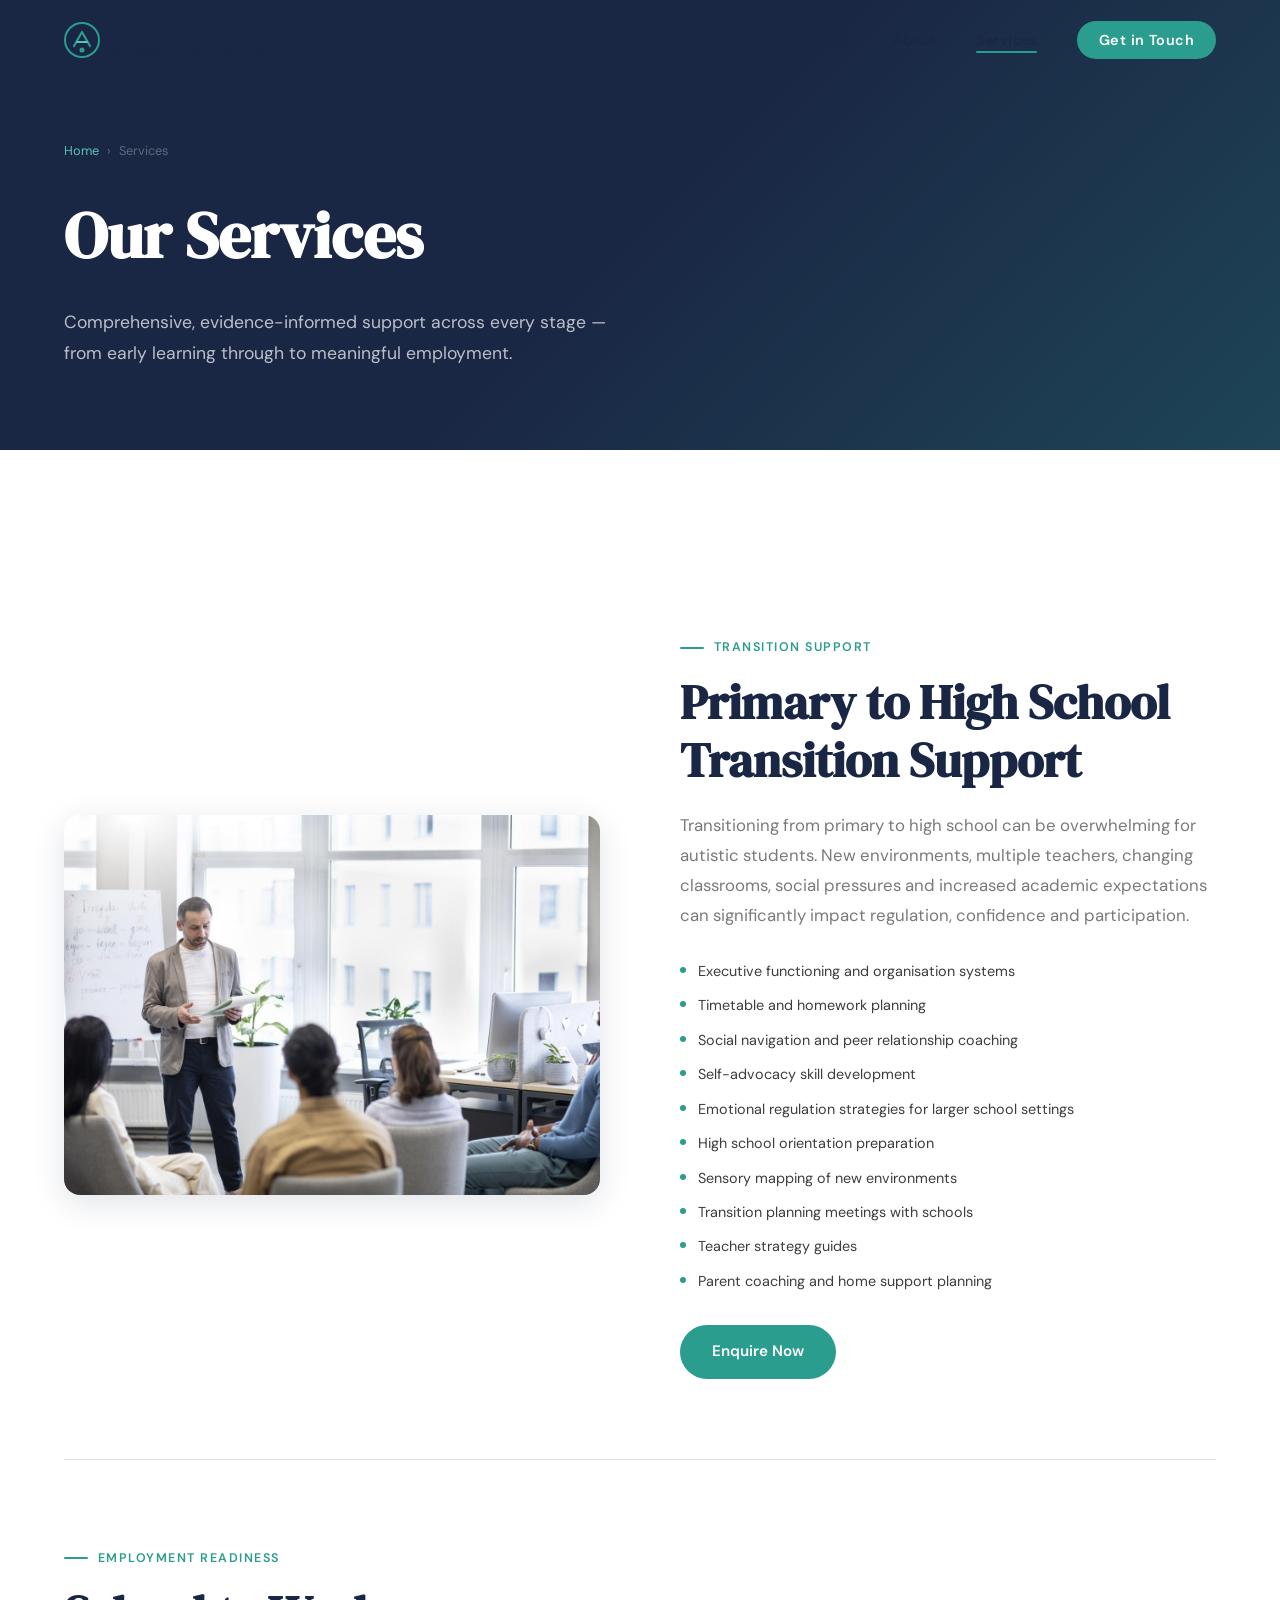
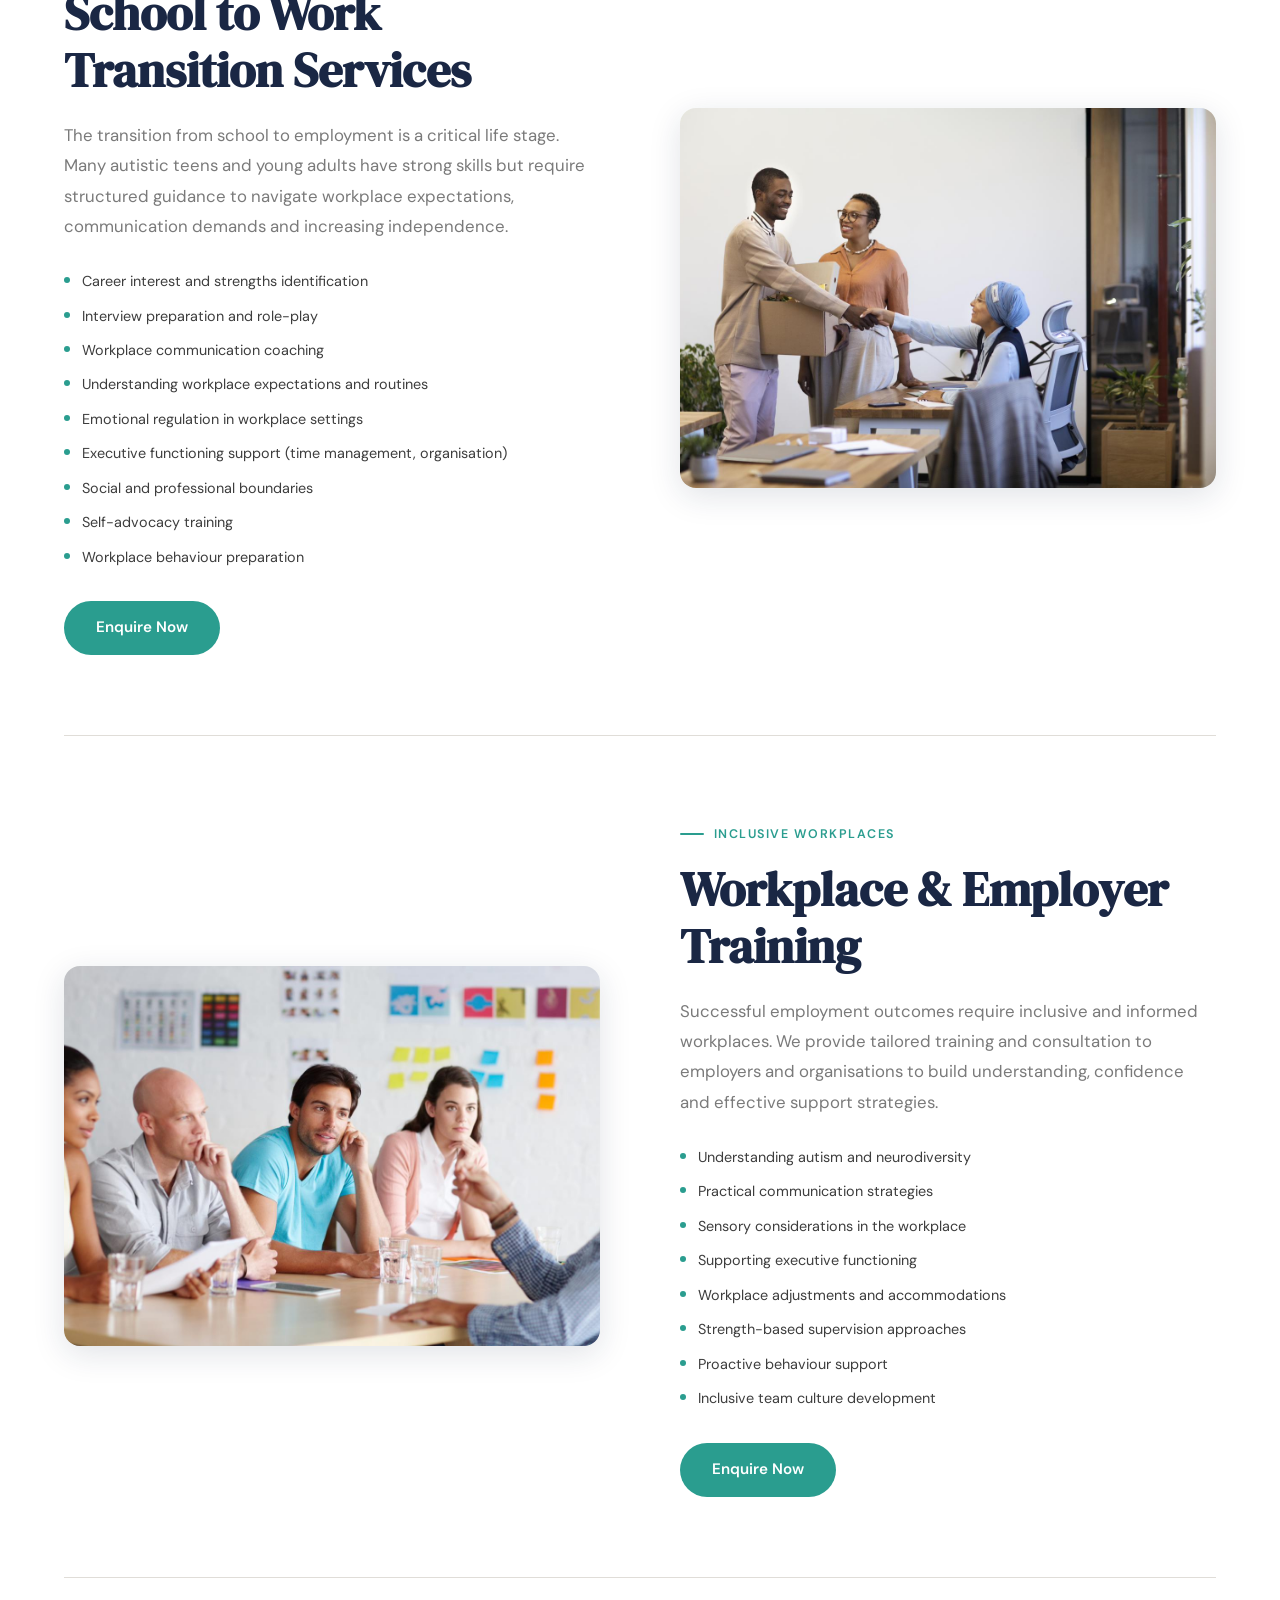
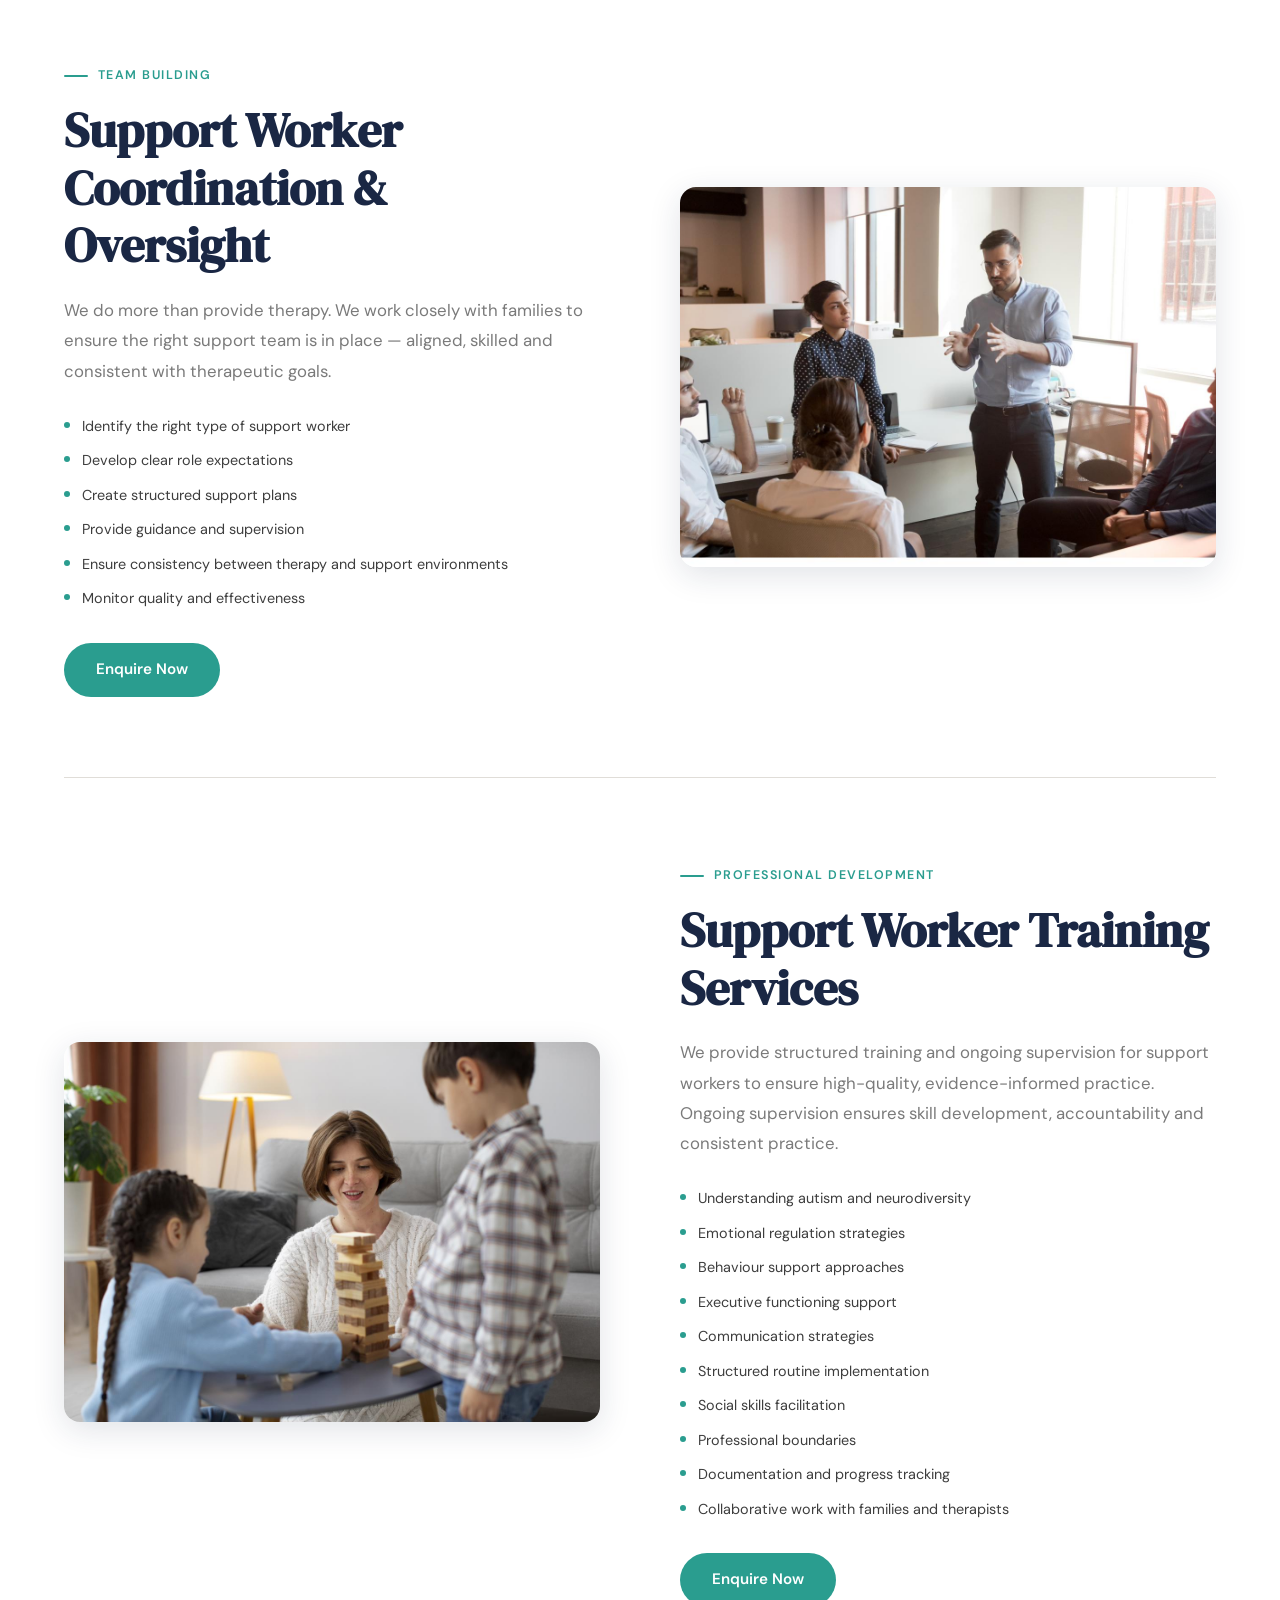
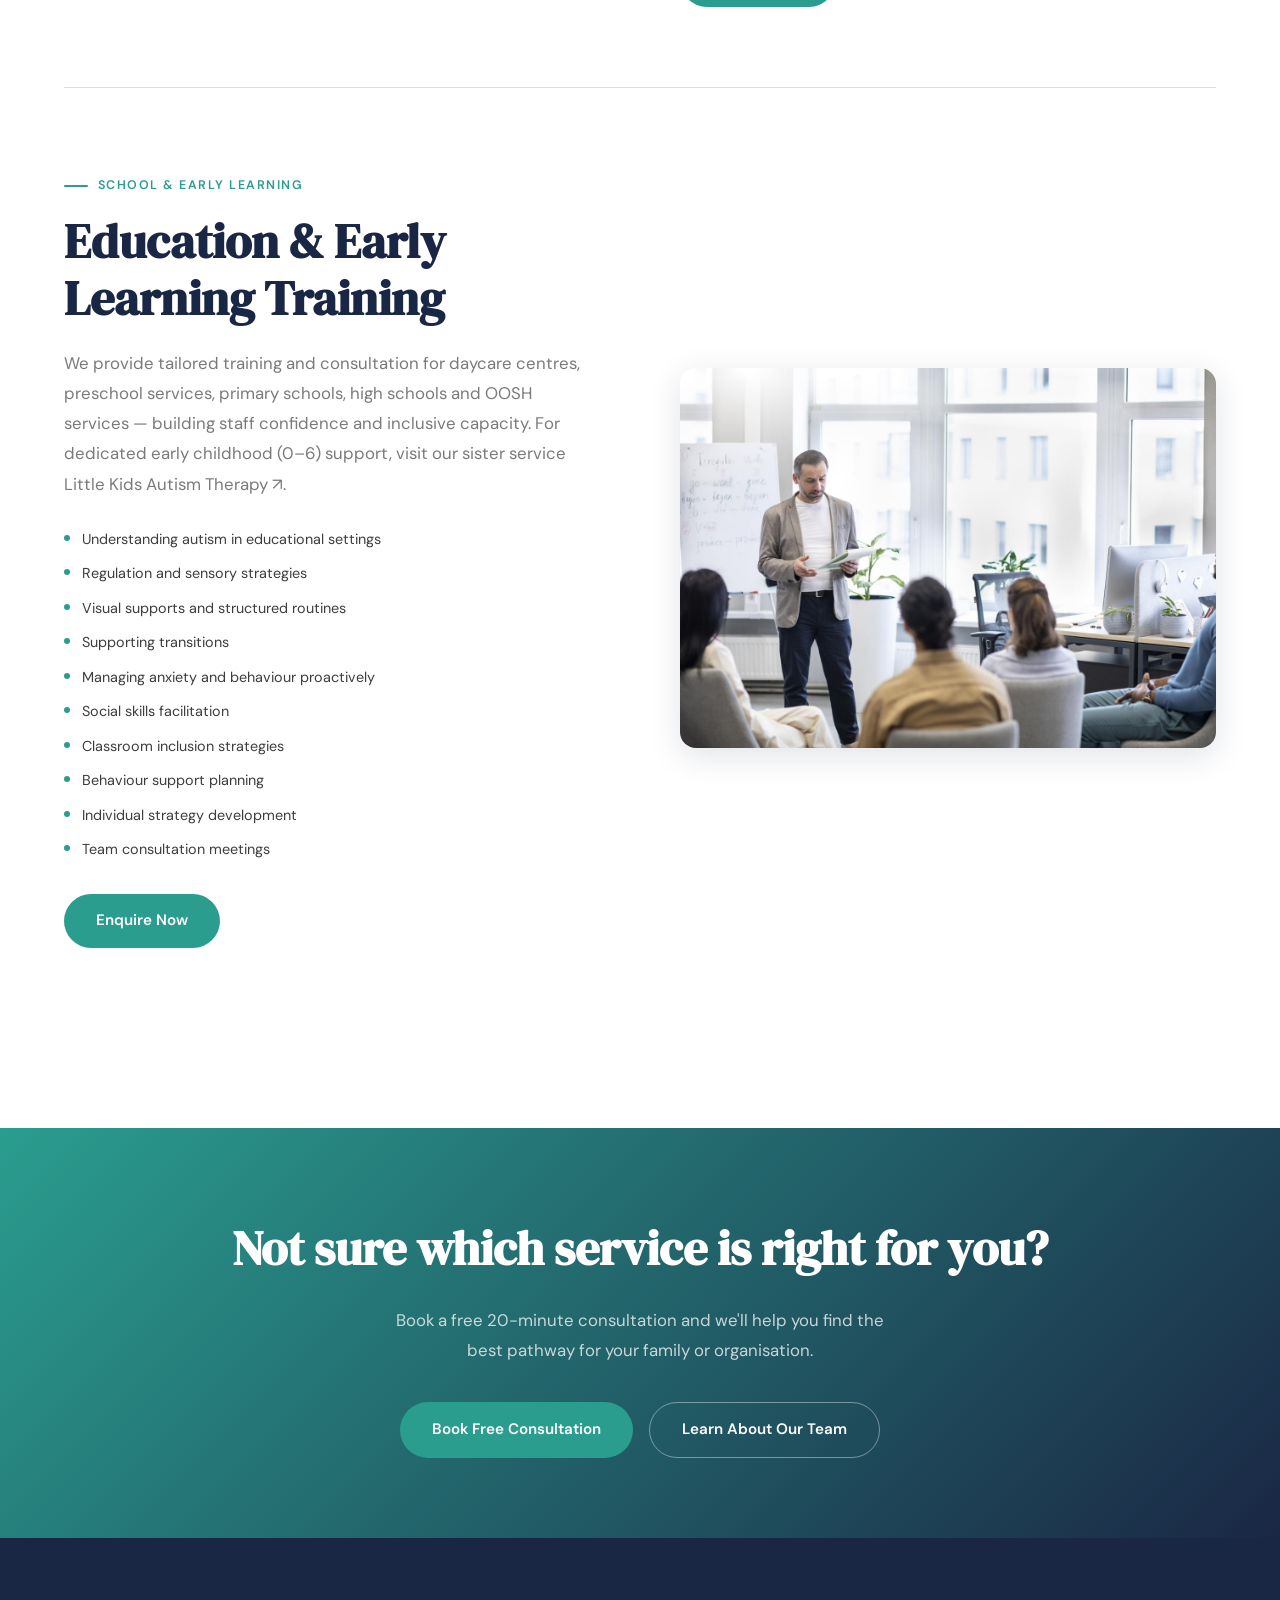
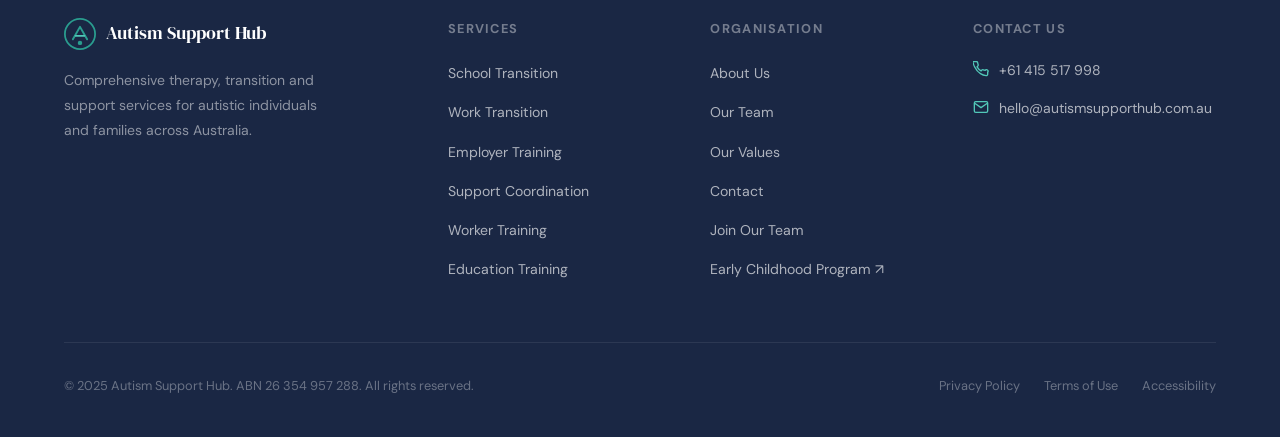
<file: services.html>
<!DOCTYPE html>
<html lang="en">
<head>
  <meta charset="UTF-8" />
  <meta name="viewport" content="width=device-width, initial-scale=1.0" />
  <meta name="description" content="Autism Support Hub services — School transition, work transition, employer training, support worker coordination and education training." />
  <title>Our Services — Autism Support Hub</title>
  <link rel="preconnect" href="https://fonts.googleapis.com" />
  <link rel="preconnect" href="https://fonts.gstatic.com" crossorigin />
  <link rel="stylesheet" href="../css/styles.css" />
</head>
<body>

  <a class="skip-link" href="#main-content">Skip to main content</a>
  <div id="page-transition" aria-hidden="true"></div>

  <nav class="nav" aria-label="Main navigation">
    <a class="nav-logo" href="../index.html" aria-label="Autism Support Hub – Home">
      <svg viewBox="0 0 36 36" fill="none" xmlns="http://www.w3.org/2000/svg" aria-hidden="true">
        <circle cx="18" cy="18" r="17" stroke="#2a9d8f" stroke-width="2"/>
        <path d="M10 24 L18 10 L26 24" stroke="#2a9d8f" stroke-width="2.2" stroke-linecap="round" stroke-linejoin="round"/>
        <path d="M13 20 L23 20" stroke="#52c7b8" stroke-width="2" stroke-linecap="round"/>
        <circle cx="18" cy="28" r="2.5" fill="#2a9d8f"/>
      </svg>
      <span>Autism Support Hub<em>autismsupporthub.com.au</em></span>
    </a>
    <ul class="nav-links" role="list">
      <li><a href="../index.html">Home</a></li>
      <li><a href="about.html">About</a></li>
      <li><a href="services.html" class="active">Services</a></li>
      <li><a href="contact.html" class="nav-cta">Get in Touch</a></li>
    </ul>
    <button class="hamburger" aria-label="Toggle menu" aria-expanded="false" aria-controls="mobile-nav">
      <span></span><span></span><span></span>
    </button>
  </nav>

  <nav class="mobile-nav" id="mobile-nav" aria-label="Mobile navigation">
    <a href="../index.html">Home</a>
    <a href="about.html">About</a>
    <a href="services.html">Services</a>
    <a href="contact.html" class="mobile-cta">Get in Touch</a>
  </nav>

  <main id="main-content" class="page-content">

    <header class="page-header" aria-labelledby="page-title">
      <div class="page-header-inner">
        <nav class="breadcrumb" aria-label="Breadcrumb">
          <a href="../index.html">Home</a>
          <span aria-hidden="true">›</span>
          <span aria-current="page">Services</span>
        </nav>
        <h1 id="page-title">Our Services</h1>
        <p>Comprehensive, evidence-informed support across every stage — from early learning through to meaningful employment.</p>
      </div>
    </header>

    <!-- Service Blocks -->
    <section class="service-detail" aria-label="Service details">
      <div class="service-detail-inner">

        <!-- School Transition -->
        <div class="service-block reveal" id="school-transition">
          <img class="service-block-img" src="../images/learning.jpg" alt="Students and teacher in a collaborative learning environment" loading="lazy" />
          <div class="service-block-content">
            <span class="section-label">Transition Support</span>
            <h2 class="section-heading">Primary to High School Transition Support</h2>
            <p class="section-sub">Transitioning from primary to high school can be overwhelming for autistic students. New environments, multiple teachers, changing classrooms, social pressures and increased academic expectations can significantly impact regulation, confidence and participation.</p>
            <ul class="service-list" aria-label="Services included">
              <li>Executive functioning and organisation systems</li>
              <li>Timetable and homework planning</li>
              <li>Social navigation and peer relationship coaching</li>
              <li>Self-advocacy skill development</li>
              <li>Emotional regulation strategies for larger school settings</li>
              <li>High school orientation preparation</li>
              <li>Sensory mapping of new environments</li>
              <li>Transition planning meetings with schools</li>
              <li>Teacher strategy guides</li>
              <li>Parent coaching and home support planning</li>
            </ul>
            <div style="margin-top:32px">
              <a href="contact.html" class="btn btn-primary">Enquire Now</a>
            </div>
          </div>
        </div>

        <!-- Work Transition -->
        <div class="service-block reverse reveal" id="work-transition">
          <img class="service-block-img" src="../images/new-job.jpg" alt="Young person being warmly welcomed to a new workplace" loading="lazy" />
          <div class="service-block-content">
            <span class="section-label">Employment Readiness</span>
            <h2 class="section-heading">School to Work Transition Services</h2>
            <p class="section-sub">The transition from school to employment is a critical life stage. Many autistic teens and young adults have strong skills but require structured guidance to navigate workplace expectations, communication demands and increasing independence.</p>
            <ul class="service-list" aria-label="Services included">
              <li>Career interest and strengths identification</li>
              <li>Interview preparation and role-play</li>
              <li>Workplace communication coaching</li>
              <li>Understanding workplace expectations and routines</li>
              <li>Emotional regulation in workplace settings</li>
              <li>Executive functioning support (time management, organisation)</li>
              <li>Social and professional boundaries</li>
              <li>Self-advocacy training</li>
              <li>Workplace behaviour preparation</li>
            </ul>
            <div style="margin-top:32px">
              <a href="contact.html" class="btn btn-primary">Enquire Now</a>
            </div>
          </div>
        </div>

        <!-- Employer Training -->
        <div class="service-block reveal" id="employer-training">
          <img class="service-block-img" src="../images/meeting.jpg" alt="Diverse team engaged in workplace training discussion" loading="lazy" />
          <div class="service-block-content">
            <span class="section-label">Inclusive Workplaces</span>
            <h2 class="section-heading">Workplace & Employer Training</h2>
            <p class="section-sub">Successful employment outcomes require inclusive and informed workplaces. We provide tailored training and consultation to employers and organisations to build understanding, confidence and effective support strategies.</p>
            <ul class="service-list" aria-label="Services included">
              <li>Understanding autism and neurodiversity</li>
              <li>Practical communication strategies</li>
              <li>Sensory considerations in the workplace</li>
              <li>Supporting executive functioning</li>
              <li>Workplace adjustments and accommodations</li>
              <li>Strength-based supervision approaches</li>
              <li>Proactive behaviour support</li>
              <li>Inclusive team culture development</li>
            </ul>
            <div style="margin-top:32px">
              <a href="contact.html" class="btn btn-primary">Enquire Now</a>
            </div>
          </div>
        </div>

        <!-- Support Worker Coordination -->
        <div class="service-block reverse reveal" id="support-coordination">
          <img class="service-block-img" src="../images/team-leader.jpg" alt="Team leader discussing coordinated support strategy" loading="lazy" />
          <div class="service-block-content">
            <span class="section-label">Team Building</span>
            <h2 class="section-heading">Support Worker Coordination & Oversight</h2>
            <p class="section-sub">We do more than provide therapy. We work closely with families to ensure the right support team is in place — aligned, skilled and consistent with therapeutic goals.</p>
            <ul class="service-list" aria-label="Services included">
              <li>Identify the right type of support worker</li>
              <li>Develop clear role expectations</li>
              <li>Create structured support plans</li>
              <li>Provide guidance and supervision</li>
              <li>Ensure consistency between therapy and support environments</li>
              <li>Monitor quality and effectiveness</li>
            </ul>
            <div style="margin-top:32px">
              <a href="contact.html" class="btn btn-primary">Enquire Now</a>
            </div>
          </div>
        </div>

        <!-- Worker Training -->
        <div class="service-block reveal" id="worker-training">
          <img class="service-block-img" src="../images/mother-kids.jpg" alt="Support worker engaging children in play-based learning" loading="lazy" />
          <div class="service-block-content">
            <span class="section-label">Professional Development</span>
            <h2 class="section-heading">Support Worker Training Services</h2>
            <p class="section-sub">We provide structured training and ongoing supervision for support workers to ensure high-quality, evidence-informed practice. Ongoing supervision ensures skill development, accountability and consistent practice.</p>
            <ul class="service-list" aria-label="Services included">
              <li>Understanding autism and neurodiversity</li>
              <li>Emotional regulation strategies</li>
              <li>Behaviour support approaches</li>
              <li>Executive functioning support</li>
              <li>Communication strategies</li>
              <li>Structured routine implementation</li>
              <li>Social skills facilitation</li>
              <li>Professional boundaries</li>
              <li>Documentation and progress tracking</li>
              <li>Collaborative work with families and therapists</li>
            </ul>
            <div style="margin-top:32px">
              <a href="contact.html" class="btn btn-primary">Enquire Now</a>
            </div>
          </div>
        </div>

        <!-- Education Training -->
        <div class="service-block reverse reveal" id="education-training">
          <img class="service-block-img" src="../images/learning.jpg" alt="Educators participating in professional development training" loading="lazy" />
          <div class="service-block-content">
            <span class="section-label">School & Early Learning</span>
            <h2 class="section-heading">Education & Early Learning Training</h2>
            <p class="section-sub">We provide tailored training and consultation for daycare centres, preschool services, primary schools, high schools and OOSH services — building staff confidence and inclusive capacity. For dedicated early childhood (0–6) support, visit our sister service <a href="https://littlekidsautismtherapy.com.au/" target="_blank" rel="noopener">Little Kids Autism Therapy ↗</a>.</p>
            <ul class="service-list" aria-label="Services included">
              <li>Understanding autism in educational settings</li>
              <li>Regulation and sensory strategies</li>
              <li>Visual supports and structured routines</li>
              <li>Supporting transitions</li>
              <li>Managing anxiety and behaviour proactively</li>
              <li>Social skills facilitation</li>
              <li>Classroom inclusion strategies</li>
              <li>Behaviour support planning</li>
              <li>Individual strategy development</li>
              <li>Team consultation meetings</li>
            </ul>
            <div style="margin-top:32px">
              <a href="contact.html" class="btn btn-primary">Enquire Now</a>
            </div>
          </div>
        </div>

      </div>
    </section>

    <!-- CTA -->
    <section class="cta-banner" aria-labelledby="services-cta">
      <h2 id="services-cta" class="reveal">Not sure which service is right for you?</h2>
      <p class="reveal reveal-delay-1">Book a free 20-minute consultation and we'll help you find the best pathway for your family or organisation.</p>
      <div class="cta-banner-actions reveal reveal-delay-2">
        <a href="contact.html" class="btn btn-primary">Book Free Consultation</a>
        <a href="about.html" class="btn btn-outline">Learn About Our Team</a>
      </div>
    </section>

  </main>

  <footer role="contentinfo">
    <div class="footer-inner">
      <div class="footer-grid">
        <div class="footer-brand">
          <div class="footer-logo">
            <svg viewBox="0 0 36 36" width="32" fill="none" xmlns="http://www.w3.org/2000/svg" aria-hidden="true">
              <circle cx="18" cy="18" r="17" stroke="#2a9d8f" stroke-width="2"/>
              <path d="M10 24 L18 10 L26 24" stroke="#2a9d8f" stroke-width="2.2" stroke-linecap="round" stroke-linejoin="round"/>
              <path d="M13 20 L23 20" stroke="#52c7b8" stroke-width="2" stroke-linecap="round"/>
              <circle cx="18" cy="28" r="2.5" fill="#2a9d8f"/>
            </svg>
            <span>Autism Support Hub</span>
          </div>
          <p>Comprehensive therapy, transition and support services for autistic individuals and families across Australia.</p>
        </div>
        <div class="footer-col">
          <h4>Services</h4>
          <ul role="list">
            <li><a href="#school-transition">School Transition</a></li>
            <li><a href="#work-transition">Work Transition</a></li>
            <li><a href="#employer-training">Employer Training</a></li>
            <li><a href="#support-coordination">Support Coordination</a></li>
            <li><a href="#worker-training">Worker Training</a></li>
            <li><a href="#education-training">Education Training</a></li>
          </ul>
        </div>
        <div class="footer-col">
          <h4>Organisation</h4>
          <ul role="list">
            <li><a href="about.html">About Us</a></li>
            <li><a href="about.html#team">Our Team</a></li>
            <li><a href="about.html#values">Our Values</a></li>
            <li><a href="contact.html">Contact</a></li>
            <li><a href="mailto:kamanbalazs@yahoo.com.au?subject=Job%20Application">Join Our Team</a></li>
            <li><a href="https://littlekidsautismtherapy.com.au/" target="_blank" rel="noopener">Early Childhood Program ↗</a></li>
          </ul>
        </div>
        <div class="footer-col">
          <h4>Contact Us</h4>
          <div class="footer-contact-item">
            <svg fill="none" stroke="currentColor" stroke-width="2" viewBox="0 0 24 24" aria-hidden="true"><path d="M22 16.92v3a2 2 0 01-2.18 2 19.79 19.79 0 01-8.63-3.07A19.5 19.5 0 013.07 9.81a19.79 19.79 0 01-3.07-8.68A2 2 0 012 .84h3a2 2 0 012 1.72c.127.96.361 1.903.7 2.81a2 2 0 01-.45 2.11L6.09 8.91a16 16 0 006 6l1.27-1.27a2 2 0 012.11-.45c.907.339 1.85.573 2.81.7A2 2 0 0122 16.92z"/></svg>
            <span><a href="tel:+61 415 517 998" style="color:inherit">+61 415 517 998</a></span>
          </div>
          <div class="footer-contact-item">
            <svg fill="none" stroke="currentColor" stroke-width="2" viewBox="0 0 24 24" aria-hidden="true"><path d="M4 4h16c1.1 0 2 .9 2 2v12c0 1.1-.9 2-2 2H4c-1.1 0-2-.9-2-2V6c0-1.1.9-2 2-2z"/><polyline points="22,6 12,13 2,6"/></svg>
            <span><a href="mailto:hello@autismsupporthub.com.au" style="color:inherit">hello@autismsupporthub.com.au</a></span>
          </div>
        </div>
      </div>
      <div class="footer-bottom">
        <p>© 2025 Autism Support Hub. ABN 26 354 957 288. All rights reserved.</p>
        <nav class="footer-bottom-links" aria-label="Legal links">
          <a href="#">Privacy Policy</a>
          <a href="#">Terms of Use</a>
          <a href="#">Accessibility</a>
        </nav>
      </div>
    </div>
  </footer>

  <script src="../js/main.js"></script>
</body>
</html>
</file>
<file: css/styles.css>
/* ============================================================
   Autism Support Hub — Main Stylesheet
   autismsupporthub.com.au
   ============================================================ */

/* Google Fonts */
@import url('https://fonts.googleapis.com/css2?family=DM+Serif+Display:ital@0;1&family=DM+Sans:wght@300;400;500;600&display=swap');

/* ─── CSS Variables ─────────────────────────────────────── */
:root {
  --navy:       #1a2744;
  --navy-light: #243460;
  --teal:       #2a9d8f;
  --teal-light: #52c7b8;
  --sand:       #f5f0e8;
  --white:      #ffffff;
  --charcoal:   #3d3d3d;
  --mid-grey:   #7a7a7a;
  --light-grey: #f0eff0;
  --border:     #e0ddd8;

  --font-display: 'DM Serif Display', Georgia, serif;
  --font-body:    'DM Sans', system-ui, sans-serif;

  --radius-sm:  8px;
  --radius-md:  16px;
  --radius-lg:  32px;

  --shadow-sm:  0 2px 12px rgba(26,39,68,0.08);
  --shadow-md:  0 8px 32px rgba(26,39,68,0.13);
  --shadow-lg:  0 20px 60px rgba(26,39,68,0.18);

  --transition: 0.35s cubic-bezier(0.4, 0, 0.2, 1);
  --nav-height: 80px;
}

/* ─── Reset & Base ───────────────────────────────────────── */
*, *::before, *::after { box-sizing: border-box; margin: 0; padding: 0; }

html {
  scroll-behavior: smooth;
  font-size: 16px;
}

body {
  font-family: var(--font-body);
  color: var(--charcoal);
  background: var(--white);
  line-height: 1.7;
  overflow-x: hidden;
}

img { display: block; max-width: 100%; height: auto; }
a  { color: inherit; text-decoration: none; }
ul { list-style: none; }

/* ─── Page Transition Overlay ───────────────────────────── */
#page-transition {
  position: fixed;
  inset: 0;
  background: var(--navy);
  z-index: 9999;
  pointer-events: none;
  transform: scaleY(0);
  transform-origin: bottom;
  transition: transform 0.5s cubic-bezier(0.76, 0, 0.24, 1);
}
#page-transition.enter {
  transform: scaleY(1);
  transform-origin: bottom;
}
#page-transition.exit {
  transform: scaleY(0);
  transform-origin: top;
}

/* ─── Page Fade In ───────────────────────────────────────── */
.page-content {
  opacity: 0;
  transform: translateY(16px);
  transition: opacity 0.6s ease, transform 0.6s ease;
}
.page-content.visible {
  opacity: 1;
  transform: translateY(0);
}

/* ─── Navigation ─────────────────────────────────────────── */
.nav {
  position: fixed;
  top: 0; left: 0; right: 0;
  height: var(--nav-height);
  z-index: 1000;
  display: flex;
  align-items: center;
  justify-content: space-between;
  padding: 0 5%;
  transition: background var(--transition), box-shadow var(--transition), backdrop-filter var(--transition);
}
.nav.scrolled {
  background: rgba(255,255,255,0.94);
  backdrop-filter: blur(12px);
  -webkit-backdrop-filter: blur(12px);
  box-shadow: var(--shadow-sm);
}
.nav.dark-bg {
  background: transparent;
}
.nav.dark-bg .nav-logo span,
.nav.dark-bg .nav-links a {
  color: var(--white);
}
.nav.dark-bg .nav-logo svg path { fill: var(--teal-light); }
.nav.dark-bg .hamburger span { background: var(--white); }
.nav.scrolled .nav-logo span,
.nav.scrolled .nav-links a { color: var(--navy); }

.nav-logo {
  display: flex;
  align-items: center;
  gap: 10px;
  z-index: 1001;
}
.nav-logo svg { width: 36px; height: 36px; flex-shrink: 0; }
.nav-logo span {
  font-family: var(--font-display);
  font-size: 1.2rem;
  color: var(--navy);
  transition: color var(--transition);
  line-height: 1.2;
}
.nav-logo span em {
  display: block;
  font-style: normal;
  font-size: 0.7rem;
  font-family: var(--font-body);
  font-weight: 400;
  letter-spacing: 0.08em;
  opacity: 0.7;
  text-transform: uppercase;
}

.nav-links {
  display: flex;
  align-items: center;
  gap: 2.5rem;
}
.nav-links a {
  font-size: 0.9rem;
  font-weight: 500;
  letter-spacing: 0.03em;
  color: var(--navy);
  position: relative;
  padding-bottom: 4px;
  transition: color var(--transition);
}
.nav-links a::after {
  content: '';
  position: absolute;
  bottom: 0; left: 0;
  width: 0; height: 2px;
  background: var(--teal);
  transition: width var(--transition);
  border-radius: 2px;
}
.nav-links a:hover::after,
.nav-links a.active::after { width: 100%; }
.nav-links a:hover { color: var(--teal); }

.nav-cta {
  background: var(--teal) !important;
  color: var(--white) !important;
  padding: 10px 22px !important;
  border-radius: var(--radius-lg) !important;
  transition: background var(--transition), transform var(--transition) !important;
  font-weight: 600 !important;
}
.nav-cta::after { display: none !important; }
.nav-cta:hover { background: var(--navy) !important; transform: translateY(-1px); }

/* Hamburger */
.hamburger {
  display: none;
  flex-direction: column;
  gap: 5px;
  cursor: pointer;
  z-index: 1001;
  padding: 4px;
  background: none;
  border: none;
  aria-label: "Menu";
}
.hamburger span {
  display: block;
  width: 26px;
  height: 2px;
  background: var(--navy);
  border-radius: 2px;
  transition: all var(--transition);
}
.hamburger.open span:nth-child(1) { transform: rotate(45deg) translate(5px, 5px); }
.hamburger.open span:nth-child(2) { opacity: 0; }
.hamburger.open span:nth-child(3) { transform: rotate(-45deg) translate(5px, -5px); }

/* Mobile Nav */
.mobile-nav {
  position: fixed;
  inset: 0;
  background: var(--navy);
  z-index: 999;
  display: flex;
  flex-direction: column;
  align-items: center;
  justify-content: center;
  gap: 2rem;
  transform: translateX(100%);
  transition: transform 0.45s cubic-bezier(0.76, 0, 0.24, 1);
}
.mobile-nav.open { transform: translateX(0); }
.mobile-nav a {
  font-family: var(--font-display);
  font-size: 2rem;
  color: var(--white);
  transition: color var(--transition);
}
.mobile-nav a:hover { color: var(--teal-light); }
.mobile-nav .mobile-cta {
  margin-top: 1rem;
  background: var(--teal);
  color: var(--white) !important;
  padding: 14px 36px;
  border-radius: var(--radius-lg);
  font-family: var(--font-body) !important;
  font-size: 1rem !important;
  font-weight: 600;
}

/* ─── Hero ───────────────────────────────────────────────── */
.hero {
  min-height: 100vh;
  position: relative;
  display: flex;
  align-items: center;
  overflow: hidden;
  background: var(--navy);
}
.hero-bg {
  position: absolute;
  inset: 0;
  background-image: url('../images/team-leader.jpg');
  background-size: cover;
  background-position: center 30%;
  opacity: 0.2;
  filter: saturate(0.4);
}
.hero-gradient {
  position: absolute;
  inset: 0;
  background: linear-gradient(135deg, var(--navy) 40%, rgba(42,157,143,0.3) 100%);
}
.hero-content {
  position: relative;
  z-index: 2;
  max-width: 1200px;
  margin: 0 auto;
  padding: calc(var(--nav-height) + 60px) 5% 80px;
  width: 100%;
}
.hero-tag {
  display: inline-flex;
  align-items: center;
  gap: 8px;
  background: rgba(42,157,143,0.2);
  border: 1px solid rgba(82,199,184,0.4);
  color: var(--teal-light);
  padding: 6px 16px;
  border-radius: 100px;
  font-size: 0.8rem;
  font-weight: 600;
  letter-spacing: 0.1em;
  text-transform: uppercase;
  margin-bottom: 28px;
  animation: fadeSlideUp 0.8s ease both;
}
.hero-tag::before {
  content: '';
  width: 6px; height: 6px;
  border-radius: 50%;
  background: var(--teal-light);
}
.hero h1 {
  font-family: var(--font-display);
  font-size: clamp(2.8rem, 6vw, 5.5rem);
  color: var(--white);
  line-height: 1.1;
  max-width: 780px;
  margin-bottom: 28px;
  animation: fadeSlideUp 0.8s 0.1s ease both;
}
.hero h1 em {
  font-style: italic;
  color: var(--teal-light);
}
.hero p {
  font-size: 1.15rem;
  color: rgba(255,255,255,0.75);
  max-width: 560px;
  margin-bottom: 48px;
  animation: fadeSlideUp 0.8s 0.2s ease both;
}
.hero-actions {
  display: flex;
  gap: 16px;
  flex-wrap: wrap;
  animation: fadeSlideUp 0.8s 0.3s ease both;
}
.hero-stats {
  display: flex;
  gap: 48px;
  margin-top: 80px;
  padding-top: 48px;
  border-top: 1px solid rgba(255,255,255,0.1);
  animation: fadeSlideUp 0.8s 0.4s ease both;
  flex-wrap: wrap;
}
.hero-stat .num {
  font-family: var(--font-display);
  font-size: 2.8rem;
  color: var(--teal-light);
  line-height: 1;
}
.hero-stat .label {
  font-size: 0.85rem;
  color: rgba(255,255,255,0.55);
  margin-top: 6px;
  text-transform: uppercase;
  letter-spacing: 0.06em;
}
.hero-scroll {
  position: absolute;
  bottom: 40px;
  left: 50%;
  transform: translateX(-50%);
  display: flex;
  flex-direction: column;
  align-items: center;
  gap: 8px;
  color: rgba(255,255,255,0.4);
  font-size: 0.75rem;
  letter-spacing: 0.1em;
  text-transform: uppercase;
  animation: fadeSlideUp 1s 0.8s ease both;
  cursor: pointer;
}
.hero-scroll::after {
  content: '';
  width: 1px;
  height: 40px;
  background: linear-gradient(to bottom, rgba(255,255,255,0.4), transparent);
  animation: scrollLine 1.8s ease-in-out infinite;
}

/* ─── Buttons ────────────────────────────────────────────── */
.btn {
  display: inline-flex;
  align-items: center;
  gap: 8px;
  padding: 14px 32px;
  border-radius: var(--radius-lg);
  font-family: var(--font-body);
  font-weight: 600;
  font-size: 0.95rem;
  cursor: pointer;
  border: none;
  transition: all var(--transition);
  white-space: nowrap;
}
.btn-primary {
  background: var(--teal);
  color: var(--white);
}
.btn-primary:hover {
  background: var(--teal-light);
  transform: translateY(-2px);
  box-shadow: 0 8px 24px rgba(42,157,143,0.35);
}
.btn-outline {
  background: transparent;
  color: var(--white);
  border: 1.5px solid rgba(255,255,255,0.4);
}
.btn-outline:hover {
  background: rgba(255,255,255,0.1);
  border-color: var(--white);
}
.btn-navy {
  background: var(--navy);
  color: var(--white);
}
.btn-navy:hover {
  background: var(--navy-light);
  transform: translateY(-2px);
  box-shadow: var(--shadow-md);
}

/* ─── Section Basics ─────────────────────────────────────── */
section { padding: 100px 5%; }
.section-inner { max-width: 1200px; margin: 0 auto; }

.section-label {
  display: inline-flex;
  align-items: center;
  gap: 10px;
  font-size: 0.78rem;
  font-weight: 600;
  letter-spacing: 0.12em;
  text-transform: uppercase;
  color: var(--teal);
  margin-bottom: 20px;
}
.section-label::before {
  content: '';
  display: block;
  width: 24px; height: 2px;
  background: var(--teal);
  border-radius: 2px;
}

.section-heading {
  font-family: var(--font-display);
  font-size: clamp(2rem, 4vw, 3rem);
  color: var(--navy);
  line-height: 1.2;
  margin-bottom: 20px;
}
.section-sub {
  font-size: 1.05rem;
  color: var(--mid-grey);
  max-width: 580px;
  line-height: 1.8;
}

/* ─── Mission / Intro Strip ─────────────────────────────── */
.mission {
  background: var(--sand);
  padding: 80px 5%;
}
.mission-inner {
  max-width: 1200px;
  margin: 0 auto;
  display: grid;
  grid-template-columns: 1fr 1fr;
  gap: 80px;
  align-items: center;
}
.mission-text { }
.mission-visual {
  position: relative;
  height: 420px;
}
.mission-img-main {
  position: absolute;
  top: 0; right: 0;
  width: 82%;
  height: 100%;
  object-fit: cover;
  border-radius: var(--radius-md);
  box-shadow: var(--shadow-lg);
}
.mission-img-accent {
  position: absolute;
  bottom: -30px; left: 0;
  width: 48%;
  height: 230px;
  object-fit: cover;
  border-radius: var(--radius-md);
  box-shadow: var(--shadow-md);
  border: 4px solid var(--white);
}
.mission-badge {
  position: absolute;
  top: 30px; left: -10px;
  background: var(--teal);
  color: var(--white);
  padding: 14px 20px;
  border-radius: var(--radius-sm);
  font-size: 0.85rem;
  font-weight: 600;
  box-shadow: var(--shadow-md);
  z-index: 2;
}
.mission-badge strong { display: block; font-size: 1.5rem; font-family: var(--font-display); }

/* ─── Services Grid ──────────────────────────────────────── */
.services { background: var(--white); }
.services-grid {
  display: grid;
  grid-template-columns: repeat(3, 1fr);
  gap: 28px;
  margin-top: 60px;
}
.service-card {
  background: var(--white);
  border: 1px solid var(--border);
  border-radius: var(--radius-md);
  overflow: hidden;
  transition: transform var(--transition), box-shadow var(--transition);
  cursor: pointer;
}
.service-card:hover {
  transform: translateY(-6px);
  box-shadow: var(--shadow-lg);
}
.service-card-img {
  width: 100%;
  height: 220px;
  object-fit: cover;
  transition: transform 0.5s ease;
}
.service-card:hover .service-card-img { transform: scale(1.04); }
.service-card-body {
  padding: 28px;
}
.service-icon {
  width: 44px; height: 44px;
  background: rgba(42,157,143,0.1);
  border-radius: var(--radius-sm);
  display: flex;
  align-items: center;
  justify-content: center;
  margin-bottom: 16px;
}
.service-icon svg { width: 22px; height: 22px; stroke: var(--teal); }
.service-card h3 {
  font-family: var(--font-display);
  font-size: 1.25rem;
  color: var(--navy);
  margin-bottom: 10px;
  line-height: 1.3;
}
.service-card p {
  font-size: 0.9rem;
  color: var(--mid-grey);
  line-height: 1.7;
  margin-bottom: 20px;
}
.service-link {
  display: inline-flex;
  align-items: center;
  gap: 6px;
  font-size: 0.88rem;
  font-weight: 600;
  color: var(--teal);
  transition: gap var(--transition);
}
.service-link:hover { gap: 10px; }
.service-link svg { width: 16px; height: 16px; stroke: var(--teal); }

/* ─── Why Us Strip ───────────────────────────────────────── */
.why {
  background: var(--navy);
  color: var(--white);
  padding: 100px 5%;
}
.why-inner {
  max-width: 1200px;
  margin: 0 auto;
  display: grid;
  grid-template-columns: 1fr 1fr;
  gap: 80px;
  align-items: center;
}
.why .section-label { color: var(--teal-light); }
.why .section-label::before { background: var(--teal-light); }
.why .section-heading { color: var(--white); }
.why .section-sub { color: rgba(255,255,255,0.65); }
.why-pillars {
  display: grid;
  grid-template-columns: 1fr 1fr;
  gap: 24px;
  margin-top: 40px;
}
.pillar {
  background: rgba(255,255,255,0.06);
  border: 1px solid rgba(255,255,255,0.1);
  border-radius: var(--radius-sm);
  padding: 24px;
  transition: background var(--transition), transform var(--transition);
}
.pillar:hover {
  background: rgba(42,157,143,0.15);
  transform: translateY(-3px);
}
.pillar-icon {
  font-size: 1.6rem;
  margin-bottom: 12px;
}
.pillar h4 {
  font-weight: 600;
  margin-bottom: 6px;
  color: var(--white);
  font-size: 0.95rem;
}
.pillar p {
  font-size: 0.83rem;
  color: rgba(255,255,255,0.5);
  line-height: 1.6;
}
.why-img-stack {
  position: relative;
  height: 480px;
}
.why-img-1 {
  position: absolute;
  top: 0; right: 0;
  width: 78%;
  height: 320px;
  object-fit: cover;
  border-radius: var(--radius-md);
}
.why-img-2 {
  position: absolute;
  bottom: 0; left: 0;
  width: 65%;
  height: 220px;
  object-fit: cover;
  border-radius: var(--radius-md);
  border: 4px solid var(--navy);
}

/* ─── Testimonials ───────────────────────────────────────── */
.testimonials { background: var(--sand); }
.testimonials-grid {
  display: grid;
  grid-template-columns: repeat(3, 1fr);
  gap: 28px;
  margin-top: 60px;
}
.testimonial-card {
  background: var(--white);
  border-radius: var(--radius-md);
  padding: 36px;
  box-shadow: var(--shadow-sm);
  transition: transform var(--transition), box-shadow var(--transition);
}
.testimonial-card:hover {
  transform: translateY(-4px);
  box-shadow: var(--shadow-md);
}
.testimonial-stars {
  display: flex;
  gap: 4px;
  margin-bottom: 18px;
  color: #f4a623;
  font-size: 0.95rem;
}
.testimonial-card p {
  font-size: 0.95rem;
  color: var(--charcoal);
  line-height: 1.8;
  font-style: italic;
  margin-bottom: 24px;
}
.testimonial-author { display: flex; align-items: center; gap: 14px; }
.author-avatar {
  width: 44px; height: 44px;
  border-radius: 50%;
  background: var(--teal);
  display: flex; align-items: center; justify-content: center;
  font-family: var(--font-display);
  color: var(--white);
  font-size: 1.1rem;
  flex-shrink: 0;
}
.author-info strong {
  display: block;
  font-size: 0.9rem;
  color: var(--navy);
  font-weight: 600;
}
.author-info span {
  font-size: 0.8rem;
  color: var(--mid-grey);
}

/* ─── CTA Banner ─────────────────────────────────────────── */
.cta-banner {
  background: linear-gradient(135deg, var(--teal) 0%, var(--navy) 100%);
  padding: 80px 5%;
  text-align: center;
}
.cta-banner h2 {
  font-family: var(--font-display);
  font-size: clamp(2rem, 4vw, 3rem);
  color: var(--white);
  margin-bottom: 16px;
}
.cta-banner p {
  color: rgba(255,255,255,0.75);
  font-size: 1.05rem;
  max-width: 520px;
  margin: 0 auto 36px;
  line-height: 1.8;
}
.cta-banner-actions { display: flex; gap: 16px; justify-content: center; flex-wrap: wrap; }

/* ─── Footer ─────────────────────────────────────────────── */
footer {
  background: var(--navy);
  color: var(--white);
  padding: 80px 5% 40px;
}
.footer-inner {
  max-width: 1200px;
  margin: 0 auto;
}
.footer-grid {
  display: grid;
  grid-template-columns: 1.6fr 1fr 1fr 1.2fr;
  gap: 60px;
  margin-bottom: 60px;
}
.footer-brand { }
.footer-logo {
  display: flex;
  align-items: center;
  gap: 10px;
  margin-bottom: 18px;
}
.footer-logo span {
  font-family: var(--font-display);
  color: var(--white);
  font-size: 1.1rem;
}
.footer-brand p {
  font-size: 0.875rem;
  color: rgba(255,255,255,0.5);
  line-height: 1.8;
  max-width: 280px;
}
.footer-col h4 {
  font-size: 0.8rem;
  font-weight: 700;
  letter-spacing: 0.1em;
  text-transform: uppercase;
  color: rgba(255,255,255,0.4);
  margin-bottom: 20px;
}
.footer-col ul { display: flex; flex-direction: column; gap: 12px; }
.footer-col ul li a {
  font-size: 0.88rem;
  color: rgba(255,255,255,0.65);
  transition: color var(--transition);
}
.footer-col ul li a:hover { color: var(--teal-light); }
.footer-contact-item {
  display: flex;
  gap: 10px;
  align-items: flex-start;
  font-size: 0.875rem;
  color: rgba(255,255,255,0.65);
  margin-bottom: 14px;
}
.footer-contact-item svg { width: 16px; height: 16px; flex-shrink: 0; margin-top: 2px; stroke: var(--teal-light); }
.footer-bottom {
  border-top: 1px solid rgba(255,255,255,0.08);
  padding-top: 32px;
  display: flex;
  justify-content: space-between;
  align-items: center;
  flex-wrap: wrap;
  gap: 16px;
}
.footer-bottom p { font-size: 0.8rem; color: rgba(255,255,255,0.35); }
.footer-bottom-links {
  display: flex;
  gap: 24px;
}
.footer-bottom-links a {
  font-size: 0.8rem;
  color: rgba(255,255,255,0.35);
  transition: color var(--transition);
}
.footer-bottom-links a:hover { color: var(--teal-light); }

/* ─── Page Header (inner pages) ─────────────────────────── */
.page-header {
  background: var(--navy);
  padding: calc(var(--nav-height) + 60px) 5% 80px;
  position: relative;
  overflow: hidden;
}
.page-header::before {
  content: '';
  position: absolute;
  inset: 0;
  background: linear-gradient(135deg, var(--navy) 50%, rgba(42,157,143,0.25) 100%);
}
.page-header-inner {
  max-width: 1200px;
  margin: 0 auto;
  position: relative;
  z-index: 1;
}
.page-header h1 {
  font-family: var(--font-display);
  font-size: clamp(2.5rem, 5vw, 4rem);
  color: var(--white);
  margin-bottom: 16px;
}
.page-header p {
  font-size: 1.1rem;
  color: rgba(255,255,255,0.7);
  max-width: 580px;
  line-height: 1.8;
}
.breadcrumb {
  display: flex;
  align-items: center;
  gap: 8px;
  font-size: 0.8rem;
  color: rgba(255,255,255,0.4);
  margin-bottom: 20px;
}
.breadcrumb a { color: var(--teal-light); transition: opacity var(--transition); }
.breadcrumb a:hover { opacity: 0.7; }
.breadcrumb span { color: rgba(255,255,255,0.3); }

/* ─── Services Detail (inner page) ──────────────────────── */
.service-detail { padding: 100px 5%; }
.service-detail-inner { max-width: 1200px; margin: 0 auto; }
.service-block {
  display: grid;
  grid-template-columns: 1fr 1fr;
  gap: 80px;
  align-items: center;
  padding: 80px 0;
  border-bottom: 1px solid var(--border);
}
.service-block:last-child { border-bottom: none; }
.service-block.reverse { direction: rtl; }
.service-block.reverse > * { direction: ltr; }
.service-block-img {
  width: 100%;
  height: 380px;
  object-fit: cover;
  border-radius: var(--radius-md);
  box-shadow: var(--shadow-md);
}
.service-block-content .section-label { margin-bottom: 16px; }
.service-list {
  margin-top: 28px;
  display: flex;
  flex-direction: column;
  gap: 10px;
}
.service-list li {
  display: flex;
  align-items: flex-start;
  gap: 12px;
  font-size: 0.9rem;
  color: var(--charcoal);
}
.service-list li::before {
  content: '';
  width: 6px; height: 6px;
  border-radius: 50%;
  background: var(--teal);
  flex-shrink: 0;
  margin-top: 8px;
}

/* ─── About Page ─────────────────────────────────────────── */
.about-values {
  background: var(--sand);
  padding: 100px 5%;
}
.values-grid {
  display: grid;
  grid-template-columns: repeat(4, 1fr);
  gap: 24px;
  margin-top: 60px;
}
.value-card {
  background: var(--white);
  border-radius: var(--radius-md);
  padding: 36px 28px;
  text-align: center;
  transition: transform var(--transition), box-shadow var(--transition);
}
.value-card:hover {
  transform: translateY(-6px);
  box-shadow: var(--shadow-md);
}
.value-icon {
  font-size: 2.5rem;
  margin-bottom: 20px;
}
.value-card h3 {
  font-family: var(--font-display);
  font-size: 1.2rem;
  color: var(--navy);
  margin-bottom: 12px;
}
.value-card p { font-size: 0.88rem; color: var(--mid-grey); line-height: 1.7; }
.about-team { padding: 100px 5%; }
.team-grid {
  display: grid;
  grid-template-columns: repeat(3, 1fr);
  gap: 36px;
  margin-top: 60px;
}
.team-card {
  text-align: center;
}
.team-card-img {
  width: 100%;
  height: 300px;
  object-fit: cover;
  border-radius: var(--radius-md);
  margin-bottom: 20px;
}
.team-card h3 {
  font-family: var(--font-display);
  font-size: 1.2rem;
  color: var(--navy);
}
.team-card .role { font-size: 0.85rem; color: var(--teal); font-weight: 600; margin-top: 4px; }
.team-card p { font-size: 0.85rem; color: var(--mid-grey); line-height: 1.7; margin-top: 12px; }

/* ─── Contact Page ───────────────────────────────────────── */
.contact-section { padding: 100px 5%; }
.contact-inner {
  max-width: 1200px;
  margin: 0 auto;
  display: grid;
  grid-template-columns: 1fr 1.4fr;
  gap: 80px;
  align-items: start;
}
.contact-info-block { margin-bottom: 36px; }
.contact-info-block h3 {
  font-family: var(--font-display);
  font-size: 1.4rem;
  color: var(--navy);
  margin-bottom: 12px;
}
.contact-info-block p {
  font-size: 0.9rem;
  color: var(--mid-grey);
  line-height: 1.8;
}
.contact-detail {
  display: flex;
  align-items: center;
  gap: 12px;
  margin-top: 10px;
  font-size: 0.9rem;
  color: var(--charcoal);
}
.contact-detail svg { width: 18px; height: 18px; stroke: var(--teal); flex-shrink: 0; }
.contact-form-card {
  background: var(--white);
  border: 1px solid var(--border);
  border-radius: var(--radius-md);
  padding: 48px;
  box-shadow: var(--shadow-md);
}
.contact-form-card h2 {
  font-family: var(--font-display);
  font-size: 1.8rem;
  color: var(--navy);
  margin-bottom: 8px;
}
.contact-form-card .subtitle {
  font-size: 0.9rem;
  color: var(--mid-grey);
  margin-bottom: 36px;
}
.form-row {
  display: grid;
  grid-template-columns: 1fr 1fr;
  gap: 20px;
}
.form-group {
  margin-bottom: 22px;
}
.form-group label {
  display: block;
  font-size: 0.83rem;
  font-weight: 600;
  color: var(--navy);
  margin-bottom: 8px;
  letter-spacing: 0.02em;
}
.form-group input,
.form-group select,
.form-group textarea {
  width: 100%;
  padding: 13px 16px;
  border: 1.5px solid var(--border);
  border-radius: var(--radius-sm);
  font-family: var(--font-body);
  font-size: 0.9rem;
  color: var(--charcoal);
  background: var(--white);
  transition: border-color var(--transition), box-shadow var(--transition);
  outline: none;
  -webkit-appearance: none;
}
.form-group input:focus,
.form-group select:focus,
.form-group textarea:focus {
  border-color: var(--teal);
  box-shadow: 0 0 0 3px rgba(42,157,143,0.12);
}
.form-group textarea { resize: vertical; min-height: 120px; }
.form-group select { cursor: pointer; }
.form-submit {
  width: 100%;
  padding: 16px;
  font-size: 1rem;
}
.form-note {
  font-size: 0.78rem;
  color: var(--mid-grey);
  text-align: center;
  margin-top: 14px;
}
.form-success {
  display: none;
  text-align: center;
  padding: 40px 20px;
}
.form-success .success-icon {
  width: 60px; height: 60px;
  background: rgba(42,157,143,0.1);
  border-radius: 50%;
  display: flex; align-items: center; justify-content: center;
  margin: 0 auto 20px;
  font-size: 1.8rem;
}
.form-success h3 {
  font-family: var(--font-display);
  font-size: 1.5rem;
  color: var(--navy);
  margin-bottom: 10px;
}
.form-success p { font-size: 0.9rem; color: var(--mid-grey); }

/* ─── Scroll Reveal ──────────────────────────────────────── */
.reveal {
  opacity: 0;
  transform: translateY(30px);
  transition: opacity 0.7s ease, transform 0.7s ease;
}
.reveal.revealed {
  opacity: 1;
  transform: translateY(0);
}
.reveal-delay-1 { transition-delay: 0.1s; }
.reveal-delay-2 { transition-delay: 0.2s; }
.reveal-delay-3 { transition-delay: 0.3s; }
.reveal-delay-4 { transition-delay: 0.4s; }

/* ─── Accessibility ──────────────────────────────────────── */
:focus-visible {
  outline: 3px solid var(--teal);
  outline-offset: 3px;
  border-radius: 4px;
}
.skip-link {
  position: absolute;
  top: -100%;
  left: 16px;
  background: var(--teal);
  color: var(--white);
  padding: 10px 20px;
  border-radius: 0 0 var(--radius-sm) var(--radius-sm);
  font-weight: 600;
  z-index: 9999;
  transition: top 0.2s;
}
.skip-link:focus { top: 0; }
@media (prefers-reduced-motion: reduce) {
  *, *::before, *::after { animation-duration: 0.01ms !important; transition-duration: 0.01ms !important; }
}

/* ─── Animations ─────────────────────────────────────────── */
@keyframes fadeSlideUp {
  from { opacity: 0; transform: translateY(24px); }
  to   { opacity: 1; transform: translateY(0); }
}
@keyframes scrollLine {
  0%, 100% { opacity: 1; }
  50%       { opacity: 0.2; }
}

/* ─── Responsive ─────────────────────────────────────────── */
@media (max-width: 1024px) {
  .services-grid { grid-template-columns: repeat(2, 1fr); }
  .testimonials-grid { grid-template-columns: repeat(2, 1fr); }
  .footer-grid { grid-template-columns: 1fr 1fr; gap: 40px; }
  .values-grid { grid-template-columns: repeat(2, 1fr); }
  .team-grid { grid-template-columns: repeat(2, 1fr); }
}
@media (max-width: 900px) {
  .mission-inner { grid-template-columns: 1fr; }
  .mission-visual { height: 300px; margin-top: 20px; }
  .why-inner { grid-template-columns: 1fr; }
  .why-img-stack { height: 300px; }
  .service-block { grid-template-columns: 1fr; gap: 40px; }
  .service-block.reverse { direction: ltr; }
  .contact-inner { grid-template-columns: 1fr; }
}
@media (max-width: 768px) {
  :root { --nav-height: 68px; }
  section { padding: 70px 5%; }
  .nav-links { display: none; }
  .hamburger { display: flex; }
  .services-grid { grid-template-columns: 1fr; }
  .testimonials-grid { grid-template-columns: 1fr; }
  .hero-stats { gap: 32px; }
  .form-row { grid-template-columns: 1fr; }
  .contact-form-card { padding: 32px 24px; }
  .footer-grid { grid-template-columns: 1fr; gap: 32px; }
  .values-grid { grid-template-columns: 1fr 1fr; }
  .why-pillars { grid-template-columns: 1fr; }
  .team-grid { grid-template-columns: 1fr; }
}
@media (max-width: 480px) {
  .hero h1 { font-size: 2.4rem; }
  .hero-actions { flex-direction: column; }
  .btn { width: 100%; justify-content: center; }
  .values-grid { grid-template-columns: 1fr; }
}
</file>
